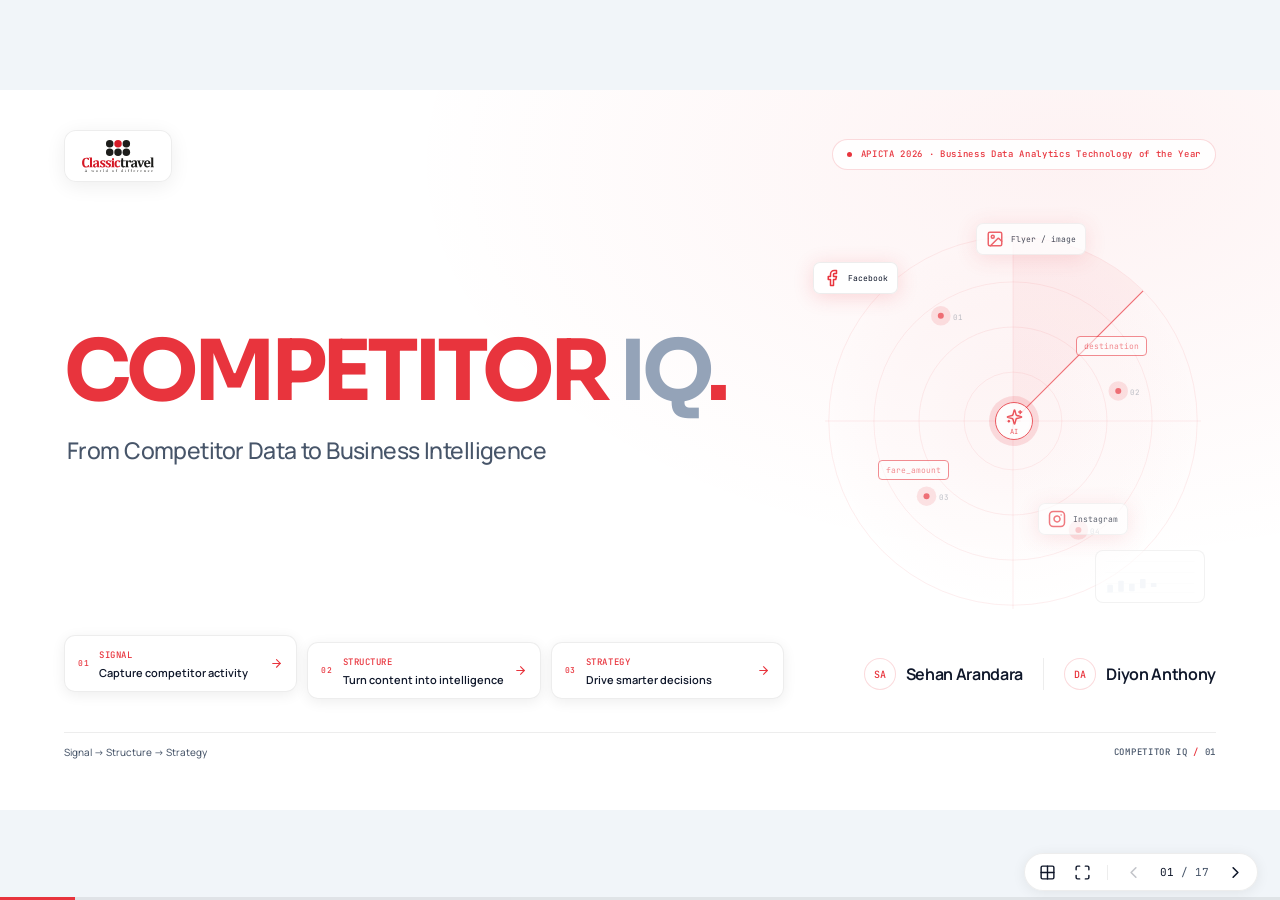
<file: index.html>
<!doctype html><html lang="en"><head><meta charset="UTF-8"/><meta name="viewport" content="width=device-width, initial-scale=1.0"/><meta name="theme-color" content="#ffffff"/><meta name="description" content="Competitor IQ — APICTA 2026 competitive intelligence presentation"/><title>Competitor IQ · APICTA 2026</title><link rel="preload" href="./assets/fonts/Sora-Variable.ttf" as="font" type="font/ttf" crossorigin/><link rel="preload" href="./assets/fonts/Manrope-Variable.ttf" as="font" type="font/ttf" crossorigin/><link rel="preload" href="./assets/fonts/JetBrainsMono-Variable.ttf" as="font" type="font/ttf" crossorigin/>  <script type="module" crossorigin src="./assets/index-CFgnmwSf.js"></script>
  <link rel="stylesheet" crossorigin href="./assets/index-D6iVl6EQ.css">
</head><body><div id="root"></div></body></html>
</file>
<file: assets/index-D6iVl6EQ.css>
@font-face{font-family:Sora;src:url(../assets/fonts/Sora-Variable.ttf) format("truetype");font-style:normal;font-weight:100 800;font-display:swap}@font-face{font-family:Manrope;src:url(../assets/fonts/Manrope-Variable.ttf) format("truetype");font-style:normal;font-weight:200 800;font-display:swap}@font-face{font-family:JetBrains Mono;src:url(../assets/fonts/JetBrainsMono-Variable.ttf) format("truetype");font-style:normal;font-weight:100 800;font-display:swap}/*! tailwindcss v4.0.14 | MIT License | https://tailwindcss.com */@layer theme{:root,:host{--font-sans:ui-sans-serif,system-ui,sans-serif,"Apple Color Emoji","Segoe UI Emoji","Segoe UI Symbol","Noto Color Emoji";--font-mono:ui-monospace,SFMono-Regular,Menlo,Monaco,Consolas,"Liberation Mono","Courier New",monospace;--default-transition-duration:.15s;--default-transition-timing-function:cubic-bezier(.4,0,.2,1);--default-font-family:var(--font-sans);--default-font-feature-settings:var(--font-sans--font-feature-settings);--default-font-variation-settings:var(--font-sans--font-variation-settings);--default-mono-font-family:var(--font-mono);--default-mono-font-feature-settings:var(--font-mono--font-feature-settings);--default-mono-font-variation-settings:var(--font-mono--font-variation-settings)}}@layer base{*,:after,:before,::backdrop{box-sizing:border-box;border:0 solid;margin:0;padding:0}::file-selector-button{box-sizing:border-box;border:0 solid;margin:0;padding:0}html,:host{-webkit-text-size-adjust:100%;-moz-tab-size:4;tab-size:4;line-height:1.5;font-family:var(--default-font-family,ui-sans-serif,system-ui,sans-serif,"Apple Color Emoji","Segoe UI Emoji","Segoe UI Symbol","Noto Color Emoji");font-feature-settings:var(--default-font-feature-settings,normal);font-variation-settings:var(--default-font-variation-settings,normal);-webkit-tap-highlight-color:transparent}body{line-height:inherit}hr{height:0;color:inherit;border-top-width:1px}abbr:where([title]){-webkit-text-decoration:underline dotted;text-decoration:underline dotted}h1,h2,h3,h4,h5,h6{font-size:inherit;font-weight:inherit}a{color:inherit;-webkit-text-decoration:inherit;text-decoration:inherit}b,strong{font-weight:bolder}code,kbd,samp,pre{font-family:var(--default-mono-font-family,ui-monospace,SFMono-Regular,Menlo,Monaco,Consolas,"Liberation Mono","Courier New",monospace);font-feature-settings:var(--default-mono-font-feature-settings,normal);font-variation-settings:var(--default-mono-font-variation-settings,normal);font-size:1em}small{font-size:80%}sub,sup{vertical-align:baseline;font-size:75%;line-height:0;position:relative}sub{bottom:-.25em}sup{top:-.5em}table{text-indent:0;border-color:inherit;border-collapse:collapse}:-moz-focusring{outline:auto}progress{vertical-align:baseline}summary{display:list-item}ol,ul,menu{list-style:none}img,svg,video,canvas,audio,iframe,embed,object{vertical-align:middle;display:block}img,video{max-width:100%;height:auto}button,input,select,optgroup,textarea{font:inherit;font-feature-settings:inherit;font-variation-settings:inherit;letter-spacing:inherit;color:inherit;opacity:1;background-color:#0000;border-radius:0}::file-selector-button{font:inherit;font-feature-settings:inherit;font-variation-settings:inherit;letter-spacing:inherit;color:inherit;opacity:1;background-color:#0000;border-radius:0}:where(select:is([multiple],[size])) optgroup{font-weight:bolder}:where(select:is([multiple],[size])) optgroup option{padding-inline-start:20px}::file-selector-button{margin-inline-end:4px}::placeholder{opacity:1;color:color-mix(in oklab,currentColor 50%,transparent)}textarea{resize:vertical}::-webkit-search-decoration{-webkit-appearance:none}::-webkit-date-and-time-value{min-height:1lh;text-align:inherit}::-webkit-datetime-edit{display:inline-flex}::-webkit-datetime-edit-fields-wrapper{padding:0}::-webkit-datetime-edit{padding-block:0}::-webkit-datetime-edit-year-field{padding-block:0}::-webkit-datetime-edit-month-field{padding-block:0}::-webkit-datetime-edit-day-field{padding-block:0}::-webkit-datetime-edit-hour-field{padding-block:0}::-webkit-datetime-edit-minute-field{padding-block:0}::-webkit-datetime-edit-second-field{padding-block:0}::-webkit-datetime-edit-millisecond-field{padding-block:0}::-webkit-datetime-edit-meridiem-field{padding-block:0}:-moz-ui-invalid{box-shadow:none}button,input:where([type=button],[type=reset],[type=submit]){-webkit-appearance:button;-moz-appearance:button;appearance:button}::file-selector-button{-webkit-appearance:button;-moz-appearance:button;appearance:button}::-webkit-inner-spin-button{height:auto}::-webkit-outer-spin-button{height:auto}[hidden]:where(:not([hidden=until-found])){display:none!important}}@layer components;@layer utilities{.sr-only{clip:rect(0,0,0,0);white-space:nowrap;border-width:0;width:1px;height:1px;margin:-1px;padding:0;position:absolute;overflow:hidden}.transform{transform:var(--tw-rotate-x)var(--tw-rotate-y)var(--tw-rotate-z)var(--tw-skew-x)var(--tw-skew-y)}.resize{resize:both}.filter{filter:var(--tw-blur,)var(--tw-brightness,)var(--tw-contrast,)var(--tw-grayscale,)var(--tw-hue-rotate,)var(--tw-invert,)var(--tw-saturate,)var(--tw-sepia,)var(--tw-drop-shadow,)}.transition{transition-property:color,background-color,border-color,outline-color,text-decoration-color,fill,stroke,--tw-gradient-from,--tw-gradient-via,--tw-gradient-to,opacity,box-shadow,transform,translate,scale,rotate,filter,-webkit-backdrop-filter,backdrop-filter;transition-timing-function:var(--tw-ease,var(--default-transition-timing-function));transition-duration:var(--tw-duration,var(--default-transition-duration))}}:root{--ciq-bg:#fff;--ciq-surface:#f8fafc;--ciq-surface-alt:#f1f5f9;--ciq-accent:#e8343d;--ciq-accent-deep:#c01c24;--ciq-accent-glow:#e8343d2e;--ciq-text:#0f172a;--ciq-text-secondary:#475569;--ciq-text-strong-secondary:#334155;--ciq-muted:#94a3b8;--ciq-divider:#00000012;--ciq-glass:#ffffffe0;--ciq-glass-strong:#fffffff7;--ciq-font-heading:"Sora","Arial",sans-serif;--ciq-font-body:"Manrope","Segoe UI",sans-serif;--ciq-font-mono:"JetBrains Mono","Consolas",monospace;--display:var(--ciq-font-heading);--body:var(--ciq-font-body);--mono:var(--ciq-font-mono);--ciq-weight-body:450;--ciq-weight-medium:550;--ciq-weight-semibold:600;--ciq-weight-heading:650;--ciq-weight-cover:750;--ciq-weight-stat:700;--ciq-leading-heading:1.12;--ciq-leading-body:1.5;--ciq-leading-code:1.5;--ciq-tracking-heading:-.045em;--ciq-tracking-body:0;--ciq-tracking-label:.075em;--ciq-size-title:clamp(36px,3cqi,39px);--ciq-size-subtitle:clamp(15px,1.25cqi,16px);--ciq-size-cover:clamp(57px,4.7cqi,61px);--ciq-size-cover-iq:clamp(88px,7.35cqi,95px);--ciq-size-stat:clamp(30px,2.58cqi,33px)}*{box-sizing:border-box}html,body,#root{width:100%;height:100%;margin:0;overflow:hidden}body{font-family:var(--body);color:var(--ciq-text);background:var(--ciq-surface-alt)}button,a{-webkit-tap-highlight-color:transparent}button{font:inherit;cursor:pointer}button:disabled{cursor:default}a{color:inherit}button:focus-visible,a:focus-visible{outline:3px solid var(--ciq-accent);outline-offset:4px}button{color:var(--ciq-text)}h1,h2,h3,p{margin:0}h1,h2,h3{font-family:var(--display)}.mono{font-family:var(--mono);letter-spacing:.1em;font-size:11px}.accent{color:var(--ciq-accent)}.muted{color:var(--ciq-text-secondary)}.sr-only{clip:rect(0,0,0,0);width:1px;height:1px;position:absolute;overflow:hidden}@property --tw-rotate-x{syntax:"*";inherits:false;initial-value:rotateX(0)}@property --tw-rotate-y{syntax:"*";inherits:false;initial-value:rotateY(0)}@property --tw-rotate-z{syntax:"*";inherits:false;initial-value:rotateZ(0)}@property --tw-skew-x{syntax:"*";inherits:false;initial-value:skewX(0)}@property --tw-skew-y{syntax:"*";inherits:false;initial-value:skewY(0)}@property --tw-blur{syntax:"*";inherits:false}@property --tw-brightness{syntax:"*";inherits:false}@property --tw-contrast{syntax:"*";inherits:false}@property --tw-grayscale{syntax:"*";inherits:false}@property --tw-hue-rotate{syntax:"*";inherits:false}@property --tw-invert{syntax:"*";inherits:false}@property --tw-opacity{syntax:"*";inherits:false}@property --tw-saturate{syntax:"*";inherits:false}@property --tw-sepia{syntax:"*";inherits:false}@property --tw-drop-shadow{syntax:"*";inherits:false}.stage{position:fixed;top:0;right:0;bottom:0;left:0;overflow:hidden}.deck{position:absolute;left:50%;top:50%;width:1280px;height:720px;transform-origin:center}.slide{position:absolute;top:0;right:0;bottom:0;left:0;background:var(--ciq-bg);overflow:hidden}.slide:before{content:"";position:absolute;top:0;right:0;bottom:0;left:0;background:radial-gradient(ellipse at 84% 10%,var(--ciq-accent-glow),transparent 44%);opacity:.35;pointer-events:none}.slide:after{content:"";position:absolute;top:0;right:0;bottom:0;left:0;background-image:radial-gradient(var(--ciq-muted) .7px,transparent .7px);background-size:24px 24px;opacity:.12;pointer-events:none}.brand-header{position:absolute;top:28px;left:62px;right:62px;display:flex;align-items:center;justify-content:space-between;border-bottom:1px solid var(--ciq-divider);padding-bottom:19px;z-index:2}.brand{display:flex;align-items:center;gap:12px;font-family:var(--display);font-size:13px;letter-spacing:.12em;font-weight:700}.brand-symbol{display:inline-flex;align-items:center;justify-content:center;background:var(--ciq-accent);color:var(--ciq-bg);font-size:21px;letter-spacing:-2px;font-weight:700;width:32px;height:32px;border-radius:8px}.brand-symbol span{font-size:13px;letter-spacing:-1px}.brand-header>.mono{font-size:10px;color:var(--ciq-text-secondary)}.header-divider{margin:0 12px;color:var(--ciq-accent)}.slide-content{position:absolute;top:107px;left:64px;right:64px;bottom:76px;z-index:1}.eyebrow{color:var(--ciq-accent);text-transform:uppercase;display:flex;gap:9px;align-items:center;margin-bottom:17px;font-size:11px}.eyebrow>span{width:6px;height:6px;background:var(--ciq-accent);display:inline-block}.slide h2{font-size:41px;line-height:1.08;font-weight:700;letter-spacing:-1.5px;white-space:pre-line;max-width:1050px}.subtitle{font-size:16px;line-height:1.55;color:var(--ciq-text-secondary);margin-top:14px;max-width:1030px}.slide-visual{margin-top:27px}.slide-footer{position:absolute;bottom:51px;left:64px;right:64px;border-top:1px solid var(--ciq-divider);padding-top:12px;display:flex;align-items:center;justify-content:space-between;gap:24px;font-size:10px;line-height:1.4;color:var(--ciq-text-secondary);z-index:1}.slide-footer>span:first-child{max-width:850px}.slide-footer>.mono{font-size:9px;flex-shrink:0}.deck-nav{position:fixed;bottom:9px;right:22px;display:flex;align-items:center;gap:5px;border:1px solid var(--ciq-divider);border-radius:24px;padding:3px 7px;background:var(--ciq-glass-strong);z-index:5;box-shadow:0 2px 14px var(--ciq-divider)}.deck-nav button{border:0;background:transparent;border-radius:50%;width:30px;height:30px;display:grid;place-items:center}.deck-nav button:hover:enabled{background:var(--ciq-surface-alt);color:var(--ciq-accent)}.deck-nav button:disabled{opacity:.25}.deck-nav output{font:11px var(--mono);min-width:62px;text-align:center}.deck-nav output span{color:var(--ciq-text-secondary)}.nav-divider{height:15px;width:1px;background:var(--ciq-divider);margin:0 5px}.progress-rail{position:fixed;bottom:0;left:0;right:0;height:3px;background:var(--ciq-divider);z-index:5}.progress-rail span{display:block;height:100%;background:var(--ciq-accent);transition:width .4s ease}.panel{background:var(--ciq-glass);border:1px solid var(--ciq-divider);border-radius:16px;box-shadow:0 16px 50px var(--ciq-divider)}.tag{font-family:var(--mono);font-size:10px;letter-spacing:.1em;color:var(--ciq-accent);text-transform:uppercase}.slide-1 .slide-content{top:108px}.slide-1 .eyebrow{margin-bottom:0}.cover-layout{display:flex;align-items:center;height:455px;position:relative}.cover-copy{width:57%;z-index:1}.cover-copy>.tag{margin-bottom:22px}.cover-copy h1{font-size:77px;line-height:.99;letter-spacing:-4px;font-weight:700}.cover-copy h1>span:first-child{font-size:119px;color:var(--ciq-accent)}.title-dot{color:var(--ciq-accent);font-size:110px}.cover-sub{font-family:var(--display);font-size:25px;line-height:1.35;max-width:440px;margin-top:22px;letter-spacing:-.5px}.cover-category{font-size:12px;line-height:1.6;max-width:460px;margin-top:23px;color:var(--ciq-text-secondary)}.presenters{font-size:12px;margin-top:8px}.radar{position:absolute;right:-36px;top:-35px;width:555px;height:510px}.radar svg{width:510px;height:510px}.radar-ring{fill:none;stroke:var(--ciq-accent);stroke-opacity:.16;stroke-width:1}.radar-label{font:10px var(--mono);fill:var(--ciq-text-secondary)}.sweep{transform-origin:270px 270px;animation:radar-sweep 5s ease-in-out 1 both}.radar-caption{position:absolute;bottom:-7px;left:100px;color:var(--ciq-text-secondary);font-size:10px}.platform-layout{display:grid;grid-template-columns:.82fr 1.18fr;gap:65px;align-items:center}.slide-2 .subtitle{max-width:1030px}.verb-stack{display:flex;flex-direction:column}.verb{display:flex;align-items:center;gap:20px;border-bottom:1px solid var(--ciq-divider);padding:17px 0}.verb>.mono{color:var(--ciq-accent);font-size:12px}.verb h3{font-size:27px;letter-spacing:-.6px}.verb p{font-size:12px;margin-top:4px;color:var(--ciq-text-secondary)}.verb>svg{margin-left:auto;color:var(--ciq-muted);width:19px}.dashboard{height:300px;overflow:hidden;transform:perspective(1600px) rotateY(-3deg)}.dashboard-head{height:48px;display:flex;align-items:center;justify-content:space-between;padding:0 20px;border-bottom:1px solid var(--ciq-divider);font-size:11px}.dashboard-head>div{display:flex;gap:10px;align-items:center}.brand-mini{background:var(--ciq-accent);color:var(--ciq-bg);font-size:10px;padding:4px;border-radius:4px}.dashboard-head .tag{font-size:8px}.dashboard-body{display:flex;height:219px}.dashboard-side{width:45px;display:flex;flex-direction:column;align-items:center;gap:25px;padding-top:20px;border-right:1px solid var(--ciq-divider);color:var(--ciq-text-secondary)}.dashboard-side svg{width:15px}.dashboard-main{padding:18px;width:calc(100% - 45px)}.mock-filter{display:flex;justify-content:space-between;font-size:10px}.mock-filter>span{font-size:9px;color:var(--ciq-text-secondary)}.dashboard-main .mini-chart{height:115px;margin-top:10px}.mini-chart{display:block;width:100%;height:155px;overflow:visible}.chart-grid{fill:none;stroke:var(--ciq-divider);stroke-width:1}.mock-table{font-size:9px;margin-top:8px}.mock-table>div{display:flex;align-items:center;gap:8px;padding:4px;border-top:1px solid var(--ciq-divider)}.signal-dot{background:var(--ciq-accent);height:4px;width:4px;border-radius:50%}.table-line{height:4px;background:var(--ciq-surface-alt);margin-left:auto}.dashboard-foot{border-top:1px solid var(--ciq-divider);display:flex;align-items:center;gap:8px;font-size:9px;padding:9px 20px;color:var(--ciq-text-secondary)}figure{margin:0;height:100%;padding:12px}figure img{width:100%;height:90%;object-fit:contain}figcaption{font-size:11px;color:var(--ciq-text-secondary)}.problem-layout{display:grid;grid-template-columns:1.6fr 1fr;gap:40px;height:310px}.scatter{position:relative;height:310px}.source-tile{position:absolute;left:10px;display:flex;align-items:center;gap:12px;background:var(--ciq-glass-strong);border:1px solid var(--ciq-divider);border-radius:9px;padding:14px 18px;width:240px;font-size:13px;box-shadow:0 5px 18px var(--ciq-divider);animation:converge .6s cubic-bezier(.22,1,.36,1) both;z-index:1}.source-tile svg{width:20px;color:var(--ciq-accent)}.tile-0{top:0;transform:rotate(-4deg)}.tile-1{top:77px;left:30px;animation-delay:.08s}.tile-2{top:153px;left:0;animation-delay:.16s}.tile-3{top:230px;left:25px;animation-delay:.24s}.funnel-lines{position:absolute;top:0;right:0;bottom:0;left:0;width:100%;height:100%;fill:none;stroke:var(--ciq-accent);stroke-width:1;stroke-opacity:.35;stroke-dasharray:4 5}.manual-core{position:absolute;right:0;top:85px;height:153px;width:144px;border:1px solid var(--ciq-accent);background:var(--ciq-bg);display:flex;flex-direction:column;align-items:center;justify-content:center;gap:8px;border-radius:50%;box-shadow:0 0 0 15px var(--ciq-accent-glow)}.manual-core>svg{color:var(--ciq-accent);width:27px}.manual-core b{text-align:center;font-size:16px;line-height:1.15}.manual-core .mono{font-size:8px;color:var(--ciq-accent)}.problem-verdict{border-left:1px solid var(--ciq-divider);padding-left:40px;display:flex;flex-direction:column;justify-content:center}.oversize-mark{font-family:var(--display);font-size:95px;line-height:.95;color:var(--ciq-accent)}.problem-verdict h3{font-size:24px;line-height:1.3;letter-spacing:-.5px;margin:15px 0}.problem-verdict p{font-size:13px;color:var(--ciq-text-secondary);line-height:1.5}.pipeline-wrap{padding-top:10px}.pipeline{display:grid;grid-template-columns:repeat(5,1fr);gap:20px;position:relative}.pipeline-track{position:absolute;top:85px;left:100px;right:100px;height:1px;background:var(--ciq-divider)}.trace-pulse{display:block;position:absolute;top:-1px;width:70px;height:3px;background:var(--ciq-accent);box-shadow:0 0 12px var(--ciq-accent-glow);animation:trace 1.6s ease-in-out .3s both}.pipeline-step{position:relative;text-align:center}.step-number{font-size:10px;color:var(--ciq-text-secondary);margin-bottom:16px}.pipeline-icon{height:90px;width:90px;border:1px solid var(--ciq-divider);background:var(--ciq-bg);color:var(--ciq-accent);border-radius:23px;display:grid;place-items:center;margin:0 auto 24px;box-shadow:0 9px 30px var(--ciq-divider)}.pipeline-step h3{font-size:20px;line-height:1.2;max-width:180px;margin:auto}.pipeline-step p{font-size:11px;color:var(--ciq-text-secondary);margin-top:10px}.pipeline-bottom{display:flex;align-items:center;gap:22px;margin-top:45px;padding-top:20px;border-top:1px solid var(--ciq-divider);font-size:13px}.pipeline-bottom .mono{color:var(--ciq-accent);font-size:10px}.pipeline-bottom>span:last-child{margin-left:auto;color:var(--ciq-text-secondary);font-size:12px}.extraction-layout{display:grid;grid-template-columns:330px 170px 1fr;gap:45px;position:relative;padding-bottom:30px}.visual-label{font-size:10px;color:var(--ciq-text-secondary);margin-bottom:10px}.flyer{height:273px;border-radius:6px;border:1px solid var(--ciq-divider);padding:19px 23px;background:var(--ciq-surface);font-size:10px;position:relative;box-shadow:0 8px 25px var(--ciq-divider)}.flyer>.tag{font-size:8px}.flight-route{display:flex;gap:20px;align-items:center;font:11px var(--mono);margin-top:12px;color:var(--ciq-text-secondary)}.flight-route>span:nth-child(2){color:var(--ciq-accent);font-size:18px}.flyer-destination{font:700 33px/1 var(--display);letter-spacing:-1px;margin-top:7px;width:max-content;position:relative;z-index:1}.flyer-horizon{position:absolute;left:20px;right:20px;top:114px;height:63px;opacity:.25}.flyer-horizon svg{width:100%;height:100%;fill:none;stroke:var(--ciq-accent);stroke-width:2}.flyer-fare{margin-top:24px;font-size:13px;font-weight:700;padding:5px 0;position:relative;z-index:1}.flyer-caption{border-top:1px solid var(--ciq-divider);margin-top:12px;padding-top:8px;font-size:8px;color:var(--ciq-text-secondary)}.highlight{background:var(--ciq-accent-glow);outline:1px solid var(--ciq-accent);outline-offset:3px;border-radius:2px}.extract-middle{display:flex;flex-direction:column;justify-content:center;align-items:center;gap:9px;font-size:12px;color:var(--ciq-text-secondary)}.extract-middle>svg:first-child{color:var(--ciq-accent);margin-bottom:7px}.extract-middle>svg:not(:first-child){width:16px;transform:rotate(90deg);color:var(--ciq-muted)}.field-panel{min-width:0}.field{display:flex;align-items:center;justify-content:space-between;gap:15px;width:100%;background:var(--ciq-surface);border:1px solid transparent;border-bottom:1px solid var(--ciq-divider);padding:9px 12px;text-align:left;font-size:11px;transition:background .2s,border .2s}.field b{font-weight:500;color:var(--ciq-text-secondary);font-size:10px;text-align:right}.field.selected{background:var(--ciq-accent-glow);border:1px solid var(--ciq-accent);border-radius:5px}.taxonomy{position:absolute;bottom:0;left:0;right:0;text-align:center;color:var(--ciq-text-secondary);font-size:9px;letter-spacing:.13em}.taxonomy>span{margin:0 20px;color:var(--ciq-accent)}.real-flyer{object-fit:contain;width:100%}.analytics-layout{display:grid;grid-template-columns:1.05fr 1fr;gap:65px}.analytics-chart{padding:19px 24px;position:relative;height:320px;overflow:hidden}.chart-title{display:flex;align-items:center;justify-content:space-between}.chart-title .mono{font-size:8px;color:var(--ciq-text-secondary)}.chart-title h3{font-size:14px;margin-top:5px}.chart-title>svg{color:var(--ciq-accent);width:21px}.analytics-chart>.mini-chart{height:132px;margin-top:10px}.chart-categories{display:flex;justify-content:space-between;font:8px var(--mono);color:var(--ciq-text-secondary)}.small-bars{width:100%;height:70px;overflow:hidden;margin-top:8px}.small-bars .mini-chart{height:70px}.illustrative{font-size:8px;color:var(--ciq-accent);margin-top:10px}.analytics-explain{display:flex;flex-direction:column;gap:17px}.analytics-explain>div:not(:last-child){position:relative;padding-left:37px}.analytics-explain .mono{position:absolute;left:0;top:5px;color:var(--ciq-accent);font-size:10px}.analytics-explain h3{font-size:21px}.analytics-explain p{font-size:12px;color:var(--ciq-text-secondary);line-height:1.5;margin-top:5px;max-width:430px}.metric-definition{font:10px/1.6 var(--mono);color:var(--ciq-text-secondary);border-top:1px solid var(--ciq-divider);padding-top:12px}.architecture{position:relative;padding-top:5px}.architecture-label{font-size:9px;margin-bottom:28px;color:var(--ciq-text-secondary)}.arch-main{display:flex;align-items:center;gap:16px;height:117px}.arch-main>svg,.arch-services>svg{color:var(--ciq-accent);width:21px;flex-shrink:0}.arch-box{border:1px solid var(--ciq-divider);background:var(--ciq-glass-strong);border-radius:9px;padding:20px 16px;display:flex;flex-direction:column;gap:7px;min-width:215px;position:relative;box-shadow:0 6px 18px var(--ciq-divider)}.arch-box svg{color:var(--ciq-accent);width:23px;height:23px;margin-bottom:4px}.arch-box b{font-size:14px}.arch-box>span{font-size:10px;color:var(--ciq-text-secondary)}.trust-boundary{border:1px dashed var(--ciq-accent);border-radius:12px;padding:12px;position:relative;margin-left:8px}.trust-boundary>.mono{position:absolute;top:-17px;left:10px;font-size:8px;color:var(--ciq-accent);white-space:nowrap}.arch-services{display:flex;gap:13px;align-items:center}.arch-services .arch-box{min-width:203px}.arch-services .arch-box:last-child{min-width:140px}.arch-secondary{display:grid;grid-template-columns:1fr 1fr;gap:50px;margin-top:33px;border-top:1px solid var(--ciq-divider);padding-top:15px}.arch-secondary>div>.mono{font-size:8px;color:var(--ciq-text-secondary)}.arch-lane{display:flex;align-items:center;gap:14px;margin-top:11px;font-size:11px}.arch-lane>svg{width:19px;color:var(--ciq-accent)}.arch-planned{display:flex;align-items:center;gap:18px;border-top:1px solid var(--ciq-divider);padding-top:16px;margin-top:20px;font-size:11px}.arch-planned .tag{font-size:8px}.arch-planned .muted{font-size:9px;margin-left:auto}.security-layout{display:grid;grid-template-columns:430px 1fr;gap:70px;position:relative;padding-bottom:47px}.security-rings{height:275px;position:relative}.ring{position:absolute;left:50%;top:50%;transform:translate(-50%,-50%);border:1px solid var(--ciq-divider);border-radius:50%;animation:ring-reveal .6s ease both}.ring-1{width:265px;height:265px;border-color:var(--ciq-accent);opacity:.6}.ring-2{width:200px;height:200px;animation-delay:.1s}.ring-3{width:136px;height:136px;background:var(--ciq-accent-glow);animation-delay:.2s}.shield-core{position:absolute;top:0;right:0;bottom:0;left:0;display:flex;align-items:center;justify-content:center;flex-direction:column;gap:8px}.shield-core svg{color:var(--ciq-accent);height:44px}.shield-core span{font:700 17px/1.2 var(--display);text-align:center}.ring-label{position:absolute;background:var(--ciq-bg);padding:5px 10px;font:8px var(--mono);letter-spacing:.13em;color:var(--ciq-text-secondary)}.label-top{top:0;left:165px}.label-right{top:126px;right:0}.label-bottom{bottom:0;left:154px}.security-controls{display:flex;flex-direction:column;gap:13px}.security-controls>div{display:flex;gap:15px;align-items:flex-start}.security-controls svg{width:20px;flex-shrink:0;color:var(--ciq-accent);margin-top:2px}.security-controls h3{font-size:17px}.security-controls p{font-size:11px;line-height:1.5;color:var(--ciq-text-secondary);margin-top:4px}.security-caveat{position:absolute;bottom:0;left:0;right:0;border-top:1px solid var(--ciq-divider);padding-top:13px;font-size:11px;color:var(--ciq-text-secondary)}.security-caveat b{color:var(--ciq-accent);margin-right:7px}.value-layout{display:grid;grid-template-columns:repeat(4,1fr);gap:30px;padding-top:10px}.value-index{font:48px var(--display);letter-spacing:-3px;color:var(--ciq-muted);opacity:.5}.value-step:last-of-type .value-index{color:var(--ciq-accent);opacity:1}.value-line{height:27px;display:flex;align-items:center;justify-content:space-between;margin:10px 0 18px;position:relative}.value-line:before{content:"";position:absolute;left:0;right:-30px;top:13px;height:1px;background:var(--ciq-divider)}.value-line>span{width:9px;height:9px;border:2px solid var(--ciq-accent);border-radius:50%;background:var(--ciq-bg);z-index:1}.value-line svg{background:var(--ciq-bg);z-index:1;color:var(--ciq-accent);width:20px}.value-step h3{font-size:23px;line-height:1.2;letter-spacing:-.5px}.value-step h3 em{font-style:normal;color:var(--ciq-accent)}.value-step p{font-size:11px;line-height:1.5;color:var(--ciq-text-secondary);margin-top:12px}.value-example{grid-column:1/-1;border-top:1px solid var(--ciq-divider);padding-top:20px;margin-top:16px;display:flex;align-items:center;gap:25px}.value-example .mono{font-size:9px;color:var(--ciq-accent);max-width:90px}.value-example p{font:18px var(--display);max-width:360px;line-height:1.3}.value-example>span:last-child{font-size:11px;color:var(--ciq-text-secondary);margin-left:auto;max-width:320px;line-height:1.5}.market-layout{display:grid;grid-template-columns:330px 1fr;gap:35px;position:relative;padding-bottom:44px}.market-copy{padding-top:25px}.market-copy h3{font-size:40px;letter-spacing:-1.5px;margin-top:14px}.market-copy>p{font-size:17px;line-height:1.5;margin-top:10px;color:var(--ciq-text-secondary)}.market-copy .market-evidence{font-size:10px;line-height:1.6;border-left:2px solid var(--ciq-accent);padding-left:13px;margin-top:24px;max-width:280px}.world-map svg{width:100%;height:280px;overflow:visible}.map-label{fill:var(--ciq-text-secondary);font:9px var(--mono);letter-spacing:.1em}.map-links path{stroke-dasharray:600;stroke-dashoffset:600;animation:map-reveal 1.2s ease .2s forwards}.market-sectors{position:absolute;left:0;right:0;bottom:0;display:flex;gap:12px;justify-content:space-between;border-top:1px solid var(--ciq-divider);padding-top:16px}.market-sectors span{font-size:11px;color:var(--ciq-text-secondary)}.confirmed-network{display:flex;flex-wrap:wrap;gap:8px;margin-top:12px}.confirmed-network>div{font-size:11px;display:flex;align-items:center;gap:7px}.confirmed-network span{font-size:9px}.confirmed-network img{max-width:65px;max-height:30px}.innovation-pillars{display:grid;grid-template-columns:repeat(3,1fr);gap:44px}.innovation-pillars>div{border-top:1px solid var(--ciq-divider);padding-top:22px}.pillar-top{display:flex;justify-content:space-between;align-items:center;margin-bottom:21px}.pillar-top svg{color:var(--ciq-accent)}.pillar-top .mono{color:var(--ciq-muted)}.innovation-pillars h3{font-size:25px;line-height:1.2;letter-spacing:-.5px;max-width:260px}.innovation-pillars p{font-size:12px;line-height:1.6;max-width:260px;color:var(--ciq-text-secondary);margin-top:13px}.roadmap{margin-top:33px;padding-top:19px;border-top:1px solid var(--ciq-divider);display:flex;align-items:center;gap:32px}.roadmap>.mono{color:var(--ciq-accent);font-size:9px;width:100px}.roadmap>div{display:flex;flex:1;gap:28px;justify-content:space-between}.roadmap>div>span{position:relative;flex:1}.roadmap b{font-size:13px;font-weight:500}.roadmap small{display:block;margin-top:5px;font:9px var(--mono);color:var(--ciq-text-secondary)}.roadmap svg{position:absolute;right:0;top:7px;width:15px;color:var(--ciq-accent)}.verified-award{font-size:11px;margin-top:10px}.slide-17 .slide-content{top:119px}.slide-17 h2{font-size:57px;line-height:1.1;max-width:1040px;letter-spacing:-2px;margin-top:35px}.slide-17 h2:after{content:"";display:inline-block;width:11px;height:11px;background:var(--ciq-accent);margin-left:12px}.slide-17 .slide-visual{margin-top:24px}.demo-action{display:flex;flex-direction:column;align-items:flex-start}.demo-action>p{font-size:22px;color:var(--ciq-text-secondary)}.launch{margin-top:28px;border:1px solid var(--ciq-accent);background:var(--ciq-accent);color:var(--ciq-bg);display:inline-flex;gap:28px;align-items:center;padding:16px 23px;font-size:14px;font-weight:600;text-decoration:none;border-radius:8px;box-shadow:0 8px 24px var(--ciq-accent-glow);transition:background .2s,transform .2s}.launch:hover:enabled,a.launch:hover{background:var(--ciq-accent-deep);transform:translateY(-2px)}.launch:disabled{background:var(--ciq-surface-alt);color:var(--ciq-text-secondary);border-color:var(--ciq-divider);box-shadow:none}.demo-unavailable{font-size:10px;color:var(--ciq-text-secondary);margin-top:12px}.demo-bottom{color:var(--ciq-accent);margin-top:25px;font-size:9px}.backup-link{font-size:11px;margin-top:10px;text-underline-offset:4px}.overlay{position:fixed;top:0;right:0;bottom:0;left:0;background:var(--ciq-glass-strong);-webkit-backdrop-filter:blur(12px);backdrop-filter:blur(12px);z-index:20;display:flex;align-items:center;justify-content:center;padding:25px;overflow:auto}.overlay-dialog{position:relative;width:min(1050px,100%);max-height:90vh;overflow:auto;background:var(--ciq-bg);border:1px solid var(--ciq-divider);box-shadow:0 20px 80px var(--ciq-divider);border-radius:18px;padding:40px}.close{position:absolute;right:15px;top:15px;background:var(--ciq-surface);border:0;border-radius:50%;width:32px;height:32px;display:grid;place-items:center}.close svg{width:16px}.overview-grid{display:grid;grid-template-columns:repeat(4,1fr);gap:14px;margin-top:25px}.overview-grid button{background:var(--ciq-surface);border:1px solid var(--ciq-divider);border-radius:10px;padding:18px;text-align:left;min-height:115px}.overview-grid button.active,.overview-grid button:hover{border-color:var(--ciq-accent)}.overview-grid .mono{color:var(--ciq-accent);display:block;margin-bottom:12px}.overview-grid b{font-size:13px;line-height:1.4;font-weight:500}.notes{max-width:800px}.notes h2{font-size:28px;margin:25px 0}.notes>p:not(.eyebrow){font-size:18px;line-height:1.8}.notes-source{font-size:12px;color:var(--ciq-text-secondary);margin-top:25px;border-top:1px solid var(--ciq-divider);padding-top:15px}.fullscreen-error{position:fixed;top:10px;left:50%;transform:translate(-50%);background:var(--ciq-bg);border:1px solid var(--ciq-accent);padding:12px;font-size:12px;z-index:30}.print-deck{display:none}@keyframes radar-sweep{0%{transform:rotate(-90deg)}to{transform:rotate(270deg)}}@keyframes converge{0%{opacity:0;translate:-25px 0}to{opacity:1;translate:0 0}}@keyframes trace{0%{left:0;opacity:0}15%{opacity:1}90%{opacity:1}to{left:calc(100% - 70px);opacity:0}}@keyframes ring-reveal{0%{opacity:0;scale:.9}to{opacity:1;scale:1}}@keyframes map-reveal{to{stroke-dashoffset:0}}@media(max-width:650px){.overview-grid{grid-template-columns:repeat(2,1fr)}.overlay-dialog{padding:35px 20px}.notes>p:not(.eyebrow){font-size:15px}.deck-nav{right:10px;bottom:8px}}@media(prefers-reduced-motion:reduce){*,*:before,*:after{animation:none!important;transition:none!important;scroll-behavior:auto!important}.map-links path{stroke-dashoffset:0}.trace-pulse{display:none}.sweep{transform:rotate(30deg)}}@media print{@page{size:1280px 720px;margin:0}html,body,#root{width:1280px;height:auto;overflow:visible;background:var(--ciq-bg)}.interactive-deck,.overlay,.sr-only{display:none!important}.print-deck{display:block}.print-deck .slide{position:relative;inset:auto;width:1280px;height:720px;break-after:page;page-break-after:always;print-color-adjust:exact;-webkit-print-color-adjust:exact;opacity:1!important;transform:none!important}.print-deck .slide:last-child{break-after:auto}*{animation:none!important;transition:none!important}.map-links path{stroke-dashoffset:0}.source-tile{opacity:1!important}.trace-pulse{display:none}}.pipeline-step{animation:stage-reveal .5s cubic-bezier(.22,1,.36,1) both}.pipeline-step:nth-child(3){animation-delay:.1s}.pipeline-step:nth-child(4){animation-delay:.2s}.pipeline-step:nth-child(5){animation-delay:.3s}.pipeline-step:nth-child(6){animation-delay:.4s}.field{animation:field-reveal .45s cubic-bezier(.22,1,.36,1) both}.field:nth-child(2){animation-delay:.1s}.field:nth-child(3){animation-delay:.2s}.field:nth-child(4){animation-delay:.3s}.field:nth-child(5){animation-delay:.4s}.field:nth-child(6){animation-delay:.5s}.field:nth-child(7){animation-delay:.6s}.field:nth-child(8){animation-delay:.7s}.arch-main>.arch-box{animation:stage-reveal .5s ease both}.arch-main>.arch-box:nth-of-type(2){animation-delay:.1s}.arch-main>svg{animation:connection-reveal .5s ease .15s both}.trust-boundary{animation:stage-reveal .5s ease .2s both}.arch-services>svg{animation:connection-reveal .5s ease .3s both}.arch-secondary{animation:stage-reveal .5s ease .4s both}.arch-planned{animation:stage-reveal .5s ease .5s both}.flight-route{animation:stage-reveal .5s ease both}@keyframes stage-reveal{0%{opacity:0;translate:0 8px}to{opacity:1;translate:0 0}}@keyframes field-reveal{0%{opacity:0;translate:-18px 0}to{opacity:1;translate:0 0}}@keyframes connection-reveal{0%{opacity:0;clip-path:inset(0 100% 0 0)}to{opacity:1;clip-path:inset(0 0 0 0)}}@media(prefers-reduced-motion:reduce){.pipeline-step,.field,.arch-main>.arch-box,.arch-main>svg,.trust-boundary,.arch-services>svg,.arch-secondary,.arch-planned,.flight-route{animation:none!important}}@media print{.pipeline-step,.field,.arch-main>.arch-box,.arch-main>svg,.trust-boundary,.arch-services>svg,.arch-secondary,.arch-planned,.flight-route{animation:none!important;opacity:1!important;translate:none!important}}.cover-copy h1>span:not(.title-dot){font-size:119px;color:var(--ciq-accent)}.security-rings .ring{box-shadow:none}.value-step:nth-child(4) .value-index{color:var(--ciq-accent);opacity:1}.measured-metrics{display:flex;justify-content:space-around;gap:20px;bottom:-5px}.measured-metrics>div{display:flex;flex-direction:column;gap:3px;max-width:30%;font-family:var(--body);letter-spacing:0}.measured-metrics b{font-size:14px;color:var(--ciq-accent)}.measured-metrics>div>span{font-size:9px}.measured-metrics small{font-size:8px}.extraction-layout:has(.measured-metrics){padding-bottom:52px}.cover-evolved .cover-layout{height:345px}.cover-evolved .cover-copy{width:57%}.cover-brand{height:37px;display:flex;align-items:center;margin-bottom:12px}.classic-name{font:600 15px var(--display);display:flex;align-items:center;gap:13px}.classic-name small{font:9px var(--mono);color:var(--ciq-text-secondary);font-weight:400}.classic-logo{height:35px;max-width:170px;object-fit:contain}.cover-evolved h1{font-size:62px;letter-spacing:-3px}.cover-evolved .cover-copy h1>span:not(.title-dot){font-size:91px}.cover-evolved .title-dot{font-size:90px}.cover-evolved .cover-sub{font-size:22px;max-width:420px;margin-top:12px}.cover-evolved .cover-category{font-size:10px;margin-top:11px;max-width:460px}.cover-evolved .presenters{font-size:13px;margin-top:13px;font-weight:600;letter-spacing:.01em}.radar-intelligence{position:absolute;right:0;top:-38px;width:510px;height:385px}.radar-intelligence .radar{position:absolute;width:420px;height:420px;top:-20px;right:35px}.radar-intelligence .radar svg{width:420px;height:420px}.radar-intelligence .radar-caption{display:none}.radar-intelligence .sweep{animation:radar-sweep 14s linear infinite}.radar-social{position:absolute;display:flex;align-items:center;gap:7px;background:var(--ciq-glass-strong);border:1px solid var(--ciq-divider);border-radius:7px;padding:9px 12px;font:10px var(--mono);box-shadow:0 6px 20px var(--ciq-divider);animation:signal-pulse .6s ease .3s 2}.radar-social svg{color:var(--ciq-accent)}.radar-social.facebook{top:45px;left:58px}.radar-social.instagram{top:114px;right:0;animation-delay:.6s}.radar-social.flyer-node{top:277px;left:20px;animation-delay:.9s}.radar-chip{position:absolute;border:1px solid var(--ciq-accent);background:var(--ciq-bg);border-radius:4px;font:9px var(--mono);padding:5px 8px;color:var(--ciq-accent);animation:chip-travel 1.3s cubic-bezier(.22,1,.36,1) .3s both}.chip-a{top:137px;left:130px;--chip-x:60px;--chip-y:35px}.chip-b{top:224px;left:299px;--chip-x:-45px;--chip-y:-35px;animation-delay:.5s}.radar-ai{position:absolute;left:235px;top:158px;width:57px;height:57px;background:var(--ciq-bg);border:1px solid var(--ciq-accent);border-radius:50%;display:flex;align-items:center;justify-content:center;flex-direction:column;color:var(--ciq-accent);font:8px var(--mono);box-shadow:0 0 0 9px var(--ciq-accent-glow)}.radar-chart{position:absolute;right:2px;bottom:15px;width:170px;height:80px;background:var(--ciq-glass);border:1px solid var(--ciq-divider);border-radius:8px;padding:5px}.radar-chart .mini-chart{width:100%;height:67px}.signal-tiles{display:grid;grid-template-columns:repeat(3,1fr);gap:18px;margin-top:27px}.signal-tiles>div{display:flex;align-items:center;gap:15px;background:var(--ciq-glass);border:1px solid var(--ciq-divider);border-radius:10px;padding:16px 19px}.signal-tiles .mono{color:var(--ciq-accent);font-size:10px}.signal-tiles b{font:600 13px var(--display);letter-spacing:.09em}.signal-tiles p{font-size:11px;margin-top:4px;color:var(--ciq-text-secondary)}.signal-tiles svg{margin-left:auto;color:var(--ciq-accent)}.platform-evolved{display:grid;grid-template-columns:1fr 1.1fr;gap:55px;align-items:start}.platform-evolved .verb{padding:12px 0;gap:16px}.platform-evolved .verb h3{font-size:21px}.platform-evolved .verb p{font-size:12px;line-height:1.45;max-width:350px}.platform-evolved .verb>svg{flex-shrink:0}.capability-chips{display:flex;gap:10px;margin-top:17px}.capability-chips>span{display:flex;gap:6px;align-items:center;border:1px solid var(--ciq-divider);border-radius:20px;font-size:10px;padding:7px 10px;color:var(--ciq-text-strong-secondary)}.capability-chips svg{color:var(--ciq-accent)}.product-frame .dashboard{height:273px;transform:none}.product-frame .dashboard-head{height:42px;padding:0 15px}.product-frame .dashboard-head .tag{font-size:8px}.browser-dots{color:var(--ciq-muted);letter-spacing:3px}.concept-body{padding:17px 20px}.concept-body>.mini-chart{height:128px;margin-top:8px}.concept-body .mock-table{font-size:10px}.concept-body .mock-table>div{padding:7px 2px}.analytical-callouts{display:flex;justify-content:center;gap:11px;margin-top:12px}.analytical-callouts>div{display:flex;align-items:center;gap:6px;font-size:10px;color:var(--ciq-text-secondary)}.analytical-callouts svg{color:var(--ciq-accent)}.product-frame figure{height:calc(100% - 42px)}.problem-evolved{height:310px}.problem-flow{position:relative;display:flex;align-items:center;gap:28px;height:200px}.problem-sources{width:442px;flex-shrink:0;display:flex;flex-direction:column;gap:13px}.problem-source{display:flex;gap:14px;align-items:flex-start}.problem-source>svg{color:var(--ciq-accent);width:20px;flex-shrink:0;margin-top:3px}.problem-source h3{font-size:15px}.problem-source p{font-size:11px;line-height:1.45;color:var(--ciq-text-secondary);margin-top:3px;max-width:370px}.problem-paths{position:absolute;left:425px;top:0;width:245px;height:200px;fill:none;stroke:var(--ciq-accent);stroke-dasharray:4 5;stroke-opacity:.45;z-index:-1}.manual-sheet{margin-left:55px;width:238px;height:172px;border:1px solid var(--ciq-divider);background:var(--ciq-glass-strong);border-radius:13px;padding:18px;box-shadow:0 10px 30px var(--ciq-divider)}.manual-sheet>svg{width:25px;height:25px;color:var(--ciq-accent)}.manual-sheet h3{font-size:14px;margin-top:9px}.sheet-grid{display:grid;grid-template-columns:repeat(4,1fr);gap:4px;margin-top:14px}.sheet-grid>span{height:10px;background:var(--ciq-surface-alt);border-radius:2px}.sheet-grid>span:nth-child(4n+1){background:var(--ciq-accent-glow)}.problem-arrow{color:var(--ciq-accent);width:25px;flex-shrink:0}.late-decision{margin-left:5px;min-width:180px}.late-decision>svg{color:var(--ciq-accent)}.late-decision h3{font-size:20px;max-width:150px;margin-top:12px;line-height:1.25}.baseline-metrics{margin-top:22px;border-top:1px solid var(--ciq-divider);display:grid;grid-template-columns:repeat(3,1fr);position:relative;padding-top:17px;gap:25px}.baseline-metrics>div{display:flex;gap:16px;align-items:center;border-right:1px solid var(--ciq-divider)}.baseline-metrics>div:last-of-type{border-right:0}.baseline-metrics b{font:600 33px var(--display);letter-spacing:-1px;color:var(--ciq-accent);white-space:nowrap}.baseline-metrics span:not(.estimate-note){font-size:12px;max-width:90px;line-height:1.4}.estimate-note{position:absolute;bottom:-18px;right:0;font-size:8px;color:var(--ciq-text-secondary)}.transformation{padding:7px 0 20px}.transformation>div:not(.transformation-line){display:flex;align-items:center;gap:26px}.transformation .mono{width:75px;color:var(--ciq-text-secondary);font-size:10px}.transformation p{display:flex;align-items:center;gap:28px;font:19px var(--display);letter-spacing:-.3px}.transformation svg{width:19px;color:var(--ciq-muted)}.after-path p{color:var(--ciq-text)}.after-path svg{color:var(--ciq-accent)}.after-path>.mono{color:var(--ciq-accent)}.transformation-line{height:1px;background:var(--ciq-divider);margin:22px 0 22px 100px;position:relative}.transformation-line>span{position:absolute;left:0;top:0;height:2px;width:100%;background:var(--ciq-accent);transform-origin:left;animation:line-grow .6s cubic-bezier(.22,1,.36,1) .2s both}.outcome-tiles{display:grid;grid-template-columns:repeat(4,1fr);gap:30px;margin-top:15px}.outcome-tiles>div{border-top:1px solid var(--ciq-divider);padding-top:17px}.outcome-tiles .mono{color:var(--ciq-accent);font-size:10px}.outcome-tiles h3{font-size:20px;line-height:1.2;margin-top:11px;max-width:230px;letter-spacing:-.4px}.outcome-tiles p{font-size:12px;line-height:1.5;color:var(--ciq-text-secondary);margin-top:9px;max-width:235px}.opportunity-layout{display:grid;grid-template-columns:360px 1fr;gap:50px;position:relative;padding-bottom:47px;min-height:310px}.network-panel{padding-top:7px}.network-list{margin-top:18px;display:flex;flex-direction:column;gap:16px}.network-list>div{display:flex;align-items:center;gap:13px}.network-point{height:6px;width:6px;background:var(--ciq-accent);border-radius:50%;box-shadow:0 0 0 5px var(--ciq-accent-glow);flex-shrink:0}.network-list b{font:500 17px var(--display)}.network-list small{display:block;font-size:9px;color:var(--ciq-text-secondary);margin-top:3px}.network-list img{max-width:65px;max-height:25px}.network-attribution{font-size:10px;line-height:1.5;max-width:310px;margin-top:18px;color:var(--ciq-text-secondary)}.market-visual{position:relative}.market-visual>.tag{margin-left:17px}.market-visual .world-map svg{height:252px}.target-segments{position:absolute;left:0;right:0;bottom:0;border-top:1px solid var(--ciq-divider);padding-top:16px;display:flex;justify-content:space-between;gap:20px;font-size:11px;color:var(--ciq-text-secondary)}.six-stage{grid-template-columns:repeat(6,1fr);gap:18px}.six-stage .pipeline-icon{width:72px;height:72px;margin-bottom:18px;border-radius:18px}.six-stage .pipeline-track{top:65px;left:80px;right:80px}.six-stage h3{font-size:13px;line-height:1.3;letter-spacing:.01em;min-height:34px}.six-stage p{font-size:11px;line-height:1.5;margin-top:7px}.six-stage .step-number{margin-bottom:12px}.pipeline-branches{display:flex;gap:32px;align-items:center;margin-top:18px;padding:13px 20px;border-top:1px solid var(--ciq-divider);border-bottom:1px solid var(--ciq-divider);font-size:11px;color:var(--ciq-text-secondary)}.pipeline-branches>span{display:flex;align-items:center;gap:10px}.pipeline-branches svg{color:var(--ciq-accent)}.cadence-strip{display:flex;align-items:center;justify-content:space-between;margin-top:16px;font-size:12px}.cadence-strip .mono{font-size:9px;color:var(--ciq-accent)}.cadence-strip>svg{width:16px;color:var(--ciq-muted)}.six-stage .pipeline-step{animation:none}.multimodal-layout{display:grid;grid-template-columns:290px 200px 1fr;gap:25px;position:relative;padding-bottom:30px}.multimodal-layout .visual-label{display:block;margin-bottom:10px}.multimodal-flyer{height:258px;padding:18px 21px}.multimodal-flyer .flyer-destination{font-size:31px}.multimodal-flyer .flyer-fare{font-size:20px;margin-top:26px}.multimodal-flyer>p{font-size:9px;line-height:1.5;margin-top:4px}.multimodal-flyer .flyer-caption{font-size:8px}.extraction-process{display:flex;flex-direction:column;align-items:center;justify-content:center;padding-bottom:15px;font-size:12px;gap:8px}.extraction-process>svg{color:var(--ciq-accent);margin-bottom:4px}.extraction-process>div{display:flex;flex-direction:column;align-items:center;gap:6px;text-align:center}.extraction-process small{font:8px var(--mono);line-height:1.4;color:var(--ciq-accent);max-width:160px}.extraction-process svg{color:var(--ciq-accent);flex-shrink:0}.json-panel{padding:13px 15px;position:relative;height:284px}.json-header{display:flex;justify-content:space-between;align-items:center;margin-bottom:4px}.json-header .tag{font-size:9px}.json-header>.mono{font-size:9px;color:var(--ciq-muted)}.json-brace{display:block;font:13px var(--mono);color:var(--ciq-muted);height:15px}.json-field{width:100%;background:transparent;border:1px solid transparent;border-radius:4px;text-align:left;display:flex;gap:6px;align-items:center;white-space:nowrap;font:10px/1.4 var(--mono);padding:3px 5px;transition:background .2s,border .2s;animation:field-reveal .45s ease both}.json-field.active{border-color:var(--ciq-accent);background:var(--ciq-accent-glow)}.json-key{color:var(--ciq-accent-deep)}.json-field>svg{color:var(--ciq-accent);flex-shrink:0;margin-left:auto}.source-reference{border-top:1px solid var(--ciq-divider);padding-top:8px;display:flex;gap:8px;align-items:center;font-size:9px;color:var(--ciq-text-secondary);margin-top:3px}.source-reference svg{color:var(--ciq-accent)}.algorithm-strip{position:absolute;bottom:0;left:0;right:0;text-align:center;font-size:9px;color:var(--ciq-text-secondary);letter-spacing:.03em}.verified-data-slot{display:none}.verified-data-slot:has(.measured-metrics){display:block;grid-column:1/-1;position:relative;height:50px}.verified-data-slot .taxonomy:not(.measured-metrics){display:none}.analytics-evolved{display:grid;grid-template-columns:1.15fr 1fr;gap:30px;position:relative;padding-bottom:48px}.comparison-main{padding:18px 20px;height:265px;box-shadow:0 10px 35px var(--ciq-divider)}.filter-labels{display:flex;gap:9px}.filter-labels>span{display:flex;align-items:center;gap:6px;font-size:10px;padding:5px 9px;border:1px solid var(--ciq-divider);background:var(--ciq-surface);border-radius:5px}.comparison-chart{display:block;width:100%;height:157px;margin-top:8px}.chart-legend{display:flex;align-items:center;gap:15px;font-size:9px}.chart-legend span:before{content:"";display:inline-block;width:10px;height:2px;background:var(--ciq-accent);margin-right:5px;vertical-align:middle}.chart-legend span:nth-child(2):before{background:var(--ciq-text-secondary)}.chart-legend span:nth-child(3):before{background:var(--ciq-muted)}.chart-legend b{font-size:8px;color:var(--ciq-accent);font-weight:500;margin-left:auto}.average-definition{font:9px/1.5 var(--mono);border-top:1px solid var(--ciq-divider);margin-top:13px;padding-top:9px;color:var(--ciq-text-secondary)}.analytics-record{display:flex;flex-direction:column;gap:10px}.source-record{padding:11px 14px;border-left:2px solid var(--ciq-accent);background:var(--ciq-surface);display:flex;flex-direction:column;gap:5px}.source-record .tag{font-size:8px}.source-record b{font:600 13px var(--display)}.source-record>span:not(.tag){font-size:9px;display:flex;align-items:center;gap:6px;color:var(--ciq-text-secondary)}.source-record small{font-size:8px;color:var(--ciq-text-secondary)}.analytics-layer b{font-size:11px;color:var(--ciq-text-strong-secondary);letter-spacing:.03em}.analytics-layer p{font-size:10px;line-height:1.4;color:var(--ciq-text-secondary);margin-top:2px}.agentic-strip{position:absolute;left:0;right:0;bottom:0;display:flex;gap:13px;align-items:center;border-top:1px solid var(--ciq-divider);padding-top:14px}.agentic-strip>svg{color:var(--ciq-accent)}.agentic-strip>b{font-size:11px;white-space:nowrap}.agentic-strip>span{display:flex;align-items:center;gap:9px;font-size:10px;color:var(--ciq-text-secondary);margin-left:auto}.agentic-strip>span svg{width:14px;color:var(--ciq-accent)}.predictive-layout{display:grid;grid-template-columns:1fr 1fr;gap:45px;position:relative;padding-bottom:58px}.predictive-layout h3{font-size:24px;letter-spacing:-.5px;margin-top:8px}.workflow-concept{padding:14px 19px;margin-top:14px;box-shadow:0 10px 35px var(--ciq-divider)}.workflow-concept>.mono{font-size:9px;color:var(--ciq-text-secondary)}.workflow-concept .mini-chart{height:95px;margin-top:5px}.forecast-workflow{display:flex;align-items:center;gap:13px;font-size:11px;line-height:1.4}.forecast-workflow>span:first-child{max-width:260px}.forecast-workflow>svg{width:16px;color:var(--ciq-accent);flex-shrink:0}.workflow-concept>small{display:block;border-top:1px solid var(--ciq-divider);padding-top:8px;margin-top:10px;font:8px/1.5 var(--mono);color:var(--ciq-text-secondary)}.decision-evidence{margin-top:14px;display:flex;align-items:center;gap:16px}.decision-evidence .mono{font-size:8px;color:var(--ciq-text-secondary)}.decision-evidence p{font-size:11px;line-height:1.5;max-width:370px}.recommendation{display:flex;align-items:flex-start;gap:12px;border-left:2px solid var(--ciq-accent);padding:10px 12px;margin-top:13px;background:var(--ciq-accent-glow)}.recommendation svg{flex-shrink:0;color:var(--ciq-accent)}.recommendation p{font-size:13px;line-height:1.5}.human-review{display:flex;gap:8px;align-items:center;margin-top:13px;font-size:10px;color:var(--ciq-text-secondary)}.human-review svg{color:var(--ciq-accent);flex-shrink:0}.campaign-support{display:flex;flex-direction:column;gap:5px;font-size:10px;line-height:1.4;margin-top:14px}.campaign-support b{font-weight:500}.campaign-support span{color:var(--ciq-text-secondary)}.business-question{position:absolute;left:0;right:0;bottom:0;display:flex;align-items:center;gap:14px;border-top:1px solid var(--ciq-divider);padding-top:13px}.business-question svg{color:var(--ciq-accent);flex-shrink:0}.business-question p{font-size:12px;line-height:1.5}.evolved-architecture .architecture-label{margin-bottom:32px}.browser-boundary{border:1px dashed var(--ciq-muted);padding:9px;border-radius:12px;position:relative}.boundary-label{position:absolute;left:8px;top:-18px;white-space:nowrap;font-size:8px;color:var(--ciq-text-secondary)}.evolved-architecture .arch-main{gap:15px}.evolved-architecture .arch-box{min-width:206px;padding:17px 15px}.evolved-architecture .arch-services .arch-box{min-width:196px}.evolved-architecture .arch-services .arch-box:last-child{min-width:154px}.evolved-architecture .arch-box>span{font-size:9px}.evolved-architecture .arch-secondary{margin-top:32px;gap:25px}.architecture-note{display:flex;justify-content:space-between;border-top:1px solid var(--ciq-divider);padding-top:15px;margin-top:22px;font-size:10px;color:var(--ciq-text-secondary)}.architecture-note>span:first-child{color:var(--ciq-accent-deep)}.security-evolved{grid-template-columns:410px 1fr;gap:55px;padding-bottom:40px}.security-evolved .security-rings{height:278px}.security-evolved .ring-1{width:278px;height:278px}.security-evolved .ring-2{width:227px;height:227px}.security-evolved .ring-3{width:180px;height:180px;background:transparent}.security-evolved .ring-4{width:134px;height:134px;background:var(--ciq-accent-glow)}.service-core{position:absolute;top:0;right:0;bottom:0;left:0;display:flex;align-items:center;justify-content:center;flex-direction:column;gap:4px}.service-core svg{color:var(--ciq-accent);margin-bottom:5px}.service-core b{font:600 12px var(--display)}.service-core span{font:8px var(--mono);color:var(--ciq-text-secondary)}.security-evolved .label-top{left:134px;top:-3px}.security-evolved .label-bottom{left:129px;bottom:-3px}.security-evolved .label-right{top:130px;right:-8px}.label-left{left:-9px;top:130px}.protection-lines{position:absolute;top:0;right:0;bottom:0;left:0;width:100%;height:100%;fill:none;stroke:var(--ciq-accent);stroke-width:1;pointer-events:none;opacity:.45}.security-evolved .security-controls{gap:14px}.security-evolved .security-controls h3{font-size:14px;letter-spacing:.02em}.security-evolved .security-controls p{font-size:12px;line-height:1.45;margin-top:5px}.security-evolved .security-caveat{font-size:10px;padding-top:11px}.evidence-matrix{border-collapse:separate;border-spacing:0;width:100%;table-layout:fixed;border:1px solid var(--ciq-divider);border-radius:12px;overflow:hidden;background:var(--ciq-glass);box-shadow:0 10px 35px var(--ciq-divider)}.reference-col{width:25%}.objective-col{width:34%}.evidence-matrix thead{background:var(--ciq-surface-alt)}.evidence-matrix th,.evidence-matrix td{text-align:left;vertical-align:middle;padding:16px 21px;font-size:13px;line-height:1.45}.evidence-matrix thead th{font:10px var(--mono);letter-spacing:.06em;color:var(--ciq-text-secondary);height:45px}.evidence-matrix tbody th{font:600 15px/1.3 var(--display);color:var(--ciq-text)}.evidence-matrix tbody tr{animation:stage-reveal .5s ease both}.evidence-matrix tbody tr:not(:last-child)>*{border-bottom:1px solid var(--ciq-divider)}.evidence-matrix td{color:var(--ciq-text-secondary);height:65px}.evidence-matrix td:last-child{position:relative;padding-left:45px}.evidence-matrix td:last-child>svg{position:absolute;left:18px;top:calc(50% - 8px);color:var(--ciq-accent)}.standards-note{display:flex;align-items:center;gap:13px;margin-top:16px;font-size:11px;color:var(--ciq-text-secondary)}.standards-note svg{color:var(--ciq-accent)}.scale-flow{display:flex;align-items:center;justify-content:space-between;gap:22px;height:155px}.scale-flow>svg{color:var(--ciq-accent);width:20px;flex-shrink:0}.expanding-sources{display:flex;flex-direction:column;gap:10px;min-width:180px}.expanding-sources>div{display:flex;gap:9px;align-items:center;font-size:12px}.expanding-sources>div>svg{width:16px;color:var(--ciq-accent)}.expanding-sources>div:nth-child(2){margin-left:16px}.expanding-sources>div:nth-child(3){margin-left:32px}.scale-node{width:220px;display:flex;flex-direction:column;align-items:center;justify-content:center;border:1px solid var(--ciq-divider);background:var(--ciq-bg);border-radius:13px;height:125px;box-shadow:0 10px 30px var(--ciq-divider)}.scale-node>svg{color:var(--ciq-accent);width:27px;height:27px;margin-bottom:12px}.scale-node>b{font:500 17px var(--display)}.scale-node>span{font-size:10px;color:var(--ciq-text-secondary);margin-top:6px}.planned-retry{display:flex;align-items:center;justify-content:center;gap:11px;font-size:10px;color:var(--ciq-text-secondary);padding:10px 0;border-bottom:1px solid var(--ciq-divider)}.planned-retry>svg{color:var(--ciq-accent)}.planned-retry>b{font:9px var(--mono);color:var(--ciq-accent-deep);margin-left:15px}.scale-dimensions{display:grid;grid-template-columns:repeat(4,1fr);gap:27px;margin-top:16px}.scale-dimensions .mono{font-size:9px;color:var(--ciq-accent)}.scale-dimensions h3{font-size:13px;margin-top:5px;letter-spacing:.02em}.scale-dimensions p{font-size:11px;line-height:1.5;color:var(--ciq-text-secondary);margin-top:6px}.scale-dimensions small{display:block;font-size:8px;color:var(--ciq-accent-deep);margin-top:5px}.integration-layout{height:332px;position:relative}.hub-connectors{position:absolute;left:0;right:0;top:0;width:100%;height:270px;fill:none;stroke:var(--ciq-accent);stroke-width:1;stroke-dasharray:5 4;opacity:.4}.hub-connectors path{animation:connection-reveal .6s ease .1s both}.integration-hub{position:absolute;left:calc(50% - 90px);top:74px;width:180px;height:120px;display:flex;align-items:center;justify-content:center;flex-direction:column;gap:7px;background:var(--ciq-bg);border:1px solid var(--ciq-accent);border-radius:20px;box-shadow:0 0 0 10px var(--ciq-accent-glow)}.integration-hub>svg{color:var(--ciq-accent)}.integration-hub>b{font:600 18px var(--display)}.integration-hub>span{font:9px var(--mono);color:var(--ciq-text-secondary)}.integration-node{position:absolute;display:flex;gap:14px;align-items:center;padding:14px 18px;background:var(--ciq-glass-strong);border:1px solid var(--ciq-divider);border-radius:10px;width:300px;height:67px;box-shadow:0 6px 25px var(--ciq-divider)}.integration-node>svg{color:var(--ciq-accent);width:23px;flex-shrink:0}.integration-node h3{font-size:17px}.integration-node p{font-size:10px;color:var(--ciq-text-secondary);margin-top:5px}.integration-node-0{left:25px;top:0}.integration-node-1{right:25px;top:0}.integration-node-2{left:25px;top:154px}.integration-node-3{right:25px;top:154px}.integration-node-4{left:calc(50% - 150px);top:230px;height:57px}.interoperability{position:absolute;left:0;right:0;bottom:0;display:flex;gap:17px;align-items:center;border-top:1px solid var(--ciq-divider);padding-top:14px;font:9px var(--mono);color:var(--ciq-text-secondary)}.interoperability>span{color:var(--ciq-text)}.interoperability>small{font:8px var(--mono);margin-left:auto}.innovation-evolved .innovation-pillars{gap:43px}.innovation-evolved .innovation-pillars h3{font-size:20px;line-height:1.25;max-width:310px}.innovation-evolved .innovation-pillars p{font-size:13px;max-width:310px;margin-top:13px}.innovation-evolved .pillar-top{margin-bottom:15px}.decision-convergence{height:75px;position:relative;margin-top:12px}.decision-convergence>svg{position:absolute;top:0;right:0;bottom:0;left:0;width:100%;height:50px;fill:none;stroke:var(--ciq-accent);stroke-width:1;animation:line-grow .6s ease .3s both}.decision-convergence>span{position:absolute;bottom:0;left:calc(50% - 95px);width:190px;display:flex;gap:10px;align-items:center;justify-content:center;font:500 16px var(--display);background:var(--ciq-bg);padding:8px;border:1px solid var(--ciq-accent);border-radius:6px}.decision-convergence>span>svg{color:var(--ciq-accent)}.innovation-ribbon{display:flex;gap:20px;justify-content:space-between;padding-top:19px;border-top:1px solid var(--ciq-divider);margin-top:23px;font-size:12px;color:var(--ciq-text-strong-secondary)}.innovation-ribbon>span{display:flex;align-items:center;gap:9px}.innovation-ribbon>span:before{content:"";height:4px;width:4px;border-radius:50%;background:var(--ciq-accent)}.demo-evolved{position:relative}.demo-evolved .insight-line{position:absolute;right:0;bottom:20px;width:360px;height:70px;fill:none;stroke:var(--ciq-accent);stroke-width:1.5;opacity:.45;pointer-events:none}.insight-line path{stroke-dasharray:600;animation:map-reveal 1s ease .2s both}.insight-line circle{fill:var(--ciq-accent-glow);stroke:var(--ciq-accent);animation:signal-pulse 1s ease .4s 2}.notes-presenter{color:var(--ciq-accent);font-size:12px;margin-top:20px}@keyframes signal-pulse{0%,to{box-shadow:0 0 0 0 var(--ciq-accent-glow)}50%{box-shadow:0 0 0 7px var(--ciq-accent-glow)}}@keyframes chip-travel{0%{opacity:0;translate:0 0}25%{opacity:1}80%{opacity:1}to{opacity:.55;translate:var(--chip-x) var(--chip-y)}}@keyframes line-grow{0%{opacity:0;scale:0 1}to{opacity:1;scale:1 1}}@media(prefers-reduced-motion:reduce){.cover-evolved .sweep,.radar-social,.radar-chip,.transformation-line>span,.json-field,.evidence-matrix tbody tr,.hub-connectors path,.decision-convergence>svg,.insight-line path,.insight-line circle{animation:none!important}.insight-line path{stroke-dasharray:none}}@media print{.cover-evolved .sweep,.radar-social,.radar-chip,.transformation-line>span,.json-field,.evidence-matrix tbody tr,.hub-connectors path,.decision-convergence>svg,.insight-line path,.insight-line circle{animation:none!important;opacity:1!important;translate:none!important}.insight-line path{stroke-dasharray:none}}.product-frame .dashboard{height:300px}.concept-body>.mini-chart{height:110px}.concept-body .mock-table>div{padding:6px 2px}.evidence-matrix td{height:61px;font-size:14px;padding-top:14px;padding-bottom:14px}.evidence-matrix tbody th{padding-top:14px;padding-bottom:14px}.slide-13 .slide-visual{margin-top:23px}.workflow-concept .mini-chart{height:90px}.extraction-correspondence{position:absolute;top:0;left:0;width:100%;height:284px;fill:none;stroke:var(--ciq-accent);stroke-width:1.2;stroke-dasharray:3 3;opacity:.65;pointer-events:none;animation:connection-reveal .6s ease .1s both}.baseline-metrics span:not(.estimate-note){max-width:110px}@media(prefers-reduced-motion:reduce){.extraction-correspondence{animation:none!important}}@media print{.extraction-correspondence{animation:none!important}}.json-field{font-size:12px;line-height:1.4}.json-panel{height:294px}.slide-2 .product-frame .dashboard{height:320px}.slide-2 .concept-body{padding:14px 20px}.slide-2 .concept-body>.mini-chart{height:94px;margin-top:6px}.slide-2 .concept-body .mock-table{display:grid;grid-template-columns:repeat(2,minmax(0,1fr));gap:6px 12px;margin-top:10px}.slide-2 .concept-body .mock-table>div{min-height:31px;border:1px solid var(--ciq-divider);border-radius:5px;padding:7px 8px;gap:7px;background:var(--ciq-surface)}.slide-2 .concept-body .mock-table .signal-dot{flex-shrink:0}.slide-2 .concept-body .mock-table .table-line{width:22px!important;flex-shrink:1}.slide-2 .preview-capabilities{justify-content:center;gap:10px;margin-top:12px}.slide-2 .preview-capabilities>div{display:flex;align-items:center;gap:7px;padding:7px 12px;border:1px solid var(--ciq-divider);border-radius:20px;background:var(--ciq-glass);color:var(--ciq-text-strong-secondary);font-size:10px;line-height:1.4}.deck{container-type:inline-size}body{font-family:var(--ciq-font-body);font-weight:var(--ciq-weight-body);letter-spacing:var(--ciq-tracking-body);font-synthesis:none;-webkit-font-smoothing:antialiased;text-rendering:optimizeLegibility}button,input,select,textarea{font-family:inherit}h1,h2{font-family:var(--ciq-font-heading);font-weight:var(--ciq-weight-heading);letter-spacing:var(--ciq-tracking-heading);line-height:var(--ciq-leading-heading)}h3,h4,figcaption,.subtitle,.cover-sub,.classic-name,.signal-tiles b,.network-list b,.scale-node>b,.integration-hub>b,.evidence-matrix tbody th,.service-core b,.decision-convergence>span,.source-record b,.transformation p{font-family:var(--ciq-font-body)}h3,h4{font-weight:var(--ciq-weight-semibold)}p{line-height:var(--ciq-leading-body)}b,strong{font-weight:var(--ciq-weight-semibold)}.slide h2{font-size:var(--ciq-size-title);font-weight:var(--ciq-weight-heading);letter-spacing:var(--ciq-tracking-heading);line-height:var(--ciq-leading-heading)}.subtitle{font-size:var(--ciq-size-subtitle);font-weight:var(--ciq-weight-body);line-height:1.55;letter-spacing:-.012em}.mono,.tag,.radar-label,.map-label,.ring-label,.visual-label,.json-field,.json-brace,.json-header,.arch-box>span,.arch-lane>span,.architecture-note,.interoperability,.service-core span,.evidence-matrix thead th,.average-definition,.metric-definition,.deck-nav output,.extraction-process>div>span,.source-reference{font-family:var(--ciq-font-mono);font-variant-ligatures:none}.mono,.tag{font-weight:500;letter-spacing:var(--ciq-tracking-label)}.json-field{line-height:var(--ciq-leading-code);letter-spacing:-.025em}.arch-box b{font-family:var(--ciq-font-body);font-weight:var(--ciq-weight-semibold)}.arch-box>span,.arch-lane>span,.architecture-note{letter-spacing:-.025em;line-height:1.5}.six-stage h3,.scale-dimensions h3,.analytics-layer b{font-family:var(--ciq-font-mono);font-weight:500;letter-spacing:-.025em}.baseline-metrics b,.value-index,.measured-metrics b,.step-number{font-family:var(--ciq-font-heading);font-variant-numeric:lining-nums tabular-nums;font-weight:var(--ciq-weight-stat);letter-spacing:-.045em}.baseline-metrics b{font-size:var(--ciq-size-stat);line-height:1.1}.step-number{font-size:10px;font-weight:var(--ciq-weight-medium)}.cover-evolved h1{font-family:var(--ciq-font-heading);font-size:var(--ciq-size-cover);font-weight:var(--ciq-weight-cover);letter-spacing:-.065em;line-height:1}.cover-evolved .cover-copy h1>span:not(.title-dot){font-family:var(--ciq-font-heading);font-size:var(--ciq-size-cover-iq);font-weight:var(--ciq-weight-cover);letter-spacing:-.07em}.cover-evolved .title-dot{font-size:var(--ciq-size-cover-iq)}.cover-evolved .cover-sub{font-size:22px;font-weight:500;letter-spacing:-.035em;line-height:1.4}.cover-evolved .presenters{font-weight:600;letter-spacing:-.015em}.signal-tiles b{font-weight:750;letter-spacing:.075em}.signal-tiles p{font-weight:450;line-height:1.4}.classic-name{font-weight:650;letter-spacing:-.025em}.brand{font-family:var(--ciq-font-heading);font-weight:650;letter-spacing:.065em}.brand-symbol{font-family:var(--ciq-font-heading);font-weight:750}.flyer-destination,.flyer-fare{font-family:var(--ciq-font-heading)}.flyer-destination{font-weight:700;line-height:1.05;letter-spacing:-.055em}.flyer-fare{font-weight:650;font-variant-numeric:tabular-nums;letter-spacing:-.04em}.evidence-matrix tbody th{font-weight:650;letter-spacing:-.02em;line-height:1.4}.evidence-matrix td{font-weight:450;line-height:1.45;letter-spacing:-.012em}.slide-17 h2{font-family:var(--ciq-font-heading);font-size:clamp(50px,4.2cqi,55px);font-weight:650;letter-spacing:-.052em;line-height:1.14}.overlay-dialog{font-family:var(--ciq-font-body)}.overlay-dialog h2{font-size:clamp(24px,3vw,30px);line-height:1.25}.notes>p:not(.eyebrow){font-size:clamp(15px,1.5vw,18px);line-height:1.75}.overview-grid b{font-family:var(--ciq-font-heading);font-weight:550;line-height:1.5;letter-spacing:-.025em}.print-deck .slide{container-type:inline-size}.slide-1 .brand-header,.slide-1 .slide-content>.eyebrow{display:none}.slide-1 .slide-content{top:0;right:0;bottom:0;left:0}.slide-1 .slide-visual{margin:0}.cover-reference{position:relative;width:1280px;height:630px}.cover-reference .cover-layout{position:absolute;top:0;right:0;bottom:0;left:0;height:630px;display:block}.cover-reference .cover-copy{position:absolute;top:0;right:0;bottom:0;left:0;width:100%;z-index:2}.cover-reference .cover-brand{position:absolute;left:64px;top:40px;height:52px;min-width:108px;padding:10px 17px;margin:0;border:1px solid var(--ciq-divider);border-radius:12px;background:var(--ciq-glass-strong);box-shadow:0 4px 20px var(--ciq-divider)}.cover-reference .classic-logo{height:32px;max-width:130px}.cover-reference .classic-name{flex-direction:column;align-items:flex-start;gap:3px;font-size:13px}.cover-reference .classic-name small{font-size:7px}.cover-reference .cover-category{position:absolute;right:64px;top:49px;margin:0;max-width:830px;display:flex;align-items:center;gap:9px;border:1px solid var(--ciq-accent-glow);padding:8px 14px;border-radius:30px;background:var(--ciq-glass);font:500 9px/1.4 var(--ciq-font-mono);letter-spacing:.075em;color:var(--ciq-accent)}.cover-reference .cover-category:before{content:"";height:5px;width:5px;background:var(--ciq-accent);border-radius:50%;flex-shrink:0}.cover-reference .cover-copy h1{position:absolute;top:237px;left:64px;margin:0;font-family:var(--ciq-font-heading);font-size:84px;font-weight:700;line-height:1.06;letter-spacing:-.06em;white-space:nowrap}.cover-reference .cover-copy h1>span:not(.title-dot){font-size:inherit;font-weight:inherit;letter-spacing:inherit}.cover-reference .cover-copy h1>.cover-title-primary{color:var(--ciq-accent)}.cover-reference .cover-copy h1>.cover-title-secondary{color:var(--ciq-muted)}.cover-reference .cover-copy .title-dot{font-size:inherit;color:var(--ciq-accent)}.cover-reference .cover-sub{position:absolute;top:344px;left:67px;margin:0;max-width:1070px;font:500 23px/1.45 var(--ciq-font-body);letter-spacing:-.025em;color:var(--ciq-text-secondary)}.cover-reference .presenters{position:absolute;right:64px;top:568px;margin:0;display:flex;align-items:center;gap:24px;font:600 12px/1.5 var(--ciq-font-body);letter-spacing:-.02em}.cover-presenter{display:flex;align-items:center;gap:9px}.cover-presenter+.cover-presenter{border-left:1px solid var(--ciq-divider);padding-left:24px}.presenter-initials{display:grid;place-items:center;height:29px;width:29px;border:1px solid var(--ciq-accent-glow);background:var(--ciq-glass);border-radius:50%;color:var(--ciq-accent);font:500 9px var(--ciq-font-mono)}.cover-reference .signal-tiles{position:absolute;top:508px;left:64px;width:550px;display:grid;grid-template-columns:repeat(2,minmax(0,1fr));gap:10px;margin:0;z-index:3}.cover-reference .signal-tiles>div{min-height:50px;gap:10px;padding:11px 13px;border-radius:11px;background:var(--ciq-glass-strong);box-shadow:0 3px 14px var(--ciq-divider)}.cover-reference .signal-tiles b{color:var(--ciq-accent);font:500 9px/1.4 var(--ciq-font-mono);letter-spacing:.06em}.cover-reference .signal-tiles p{color:var(--ciq-text);font:600 11px/1.4 var(--ciq-font-body);margin-top:3px}.cover-reference .signal-tiles .mono{font-size:8px}.cover-reference .signal-tiles svg{width:13px;flex-shrink:0}.cover-reference .radar-intelligence{position:absolute;top:0;right:0;bottom:0;left:0;width:1280px;height:630px;z-index:1;pointer-events:none}.cover-reference .radar-intelligence .radar{top:-129px;left:155px;right:auto;width:970px;height:970px;opacity:.55}.cover-reference .radar-intelligence .radar svg{width:970px;height:970px}.cover-reference .radar-intelligence .radar-ring{stroke-opacity:.085}.cover-reference .radar-intelligence .radar>svg>circle:first-of-type{opacity:.23}.cover-reference .radar-intelligence .radar-label{opacity:.35}.cover-reference .radar-intelligence .radar>svg>circle:last-of-type{opacity:.12}.cover-reference .radar-social{padding:6px 9px;font-size:8px;box-shadow:0 3px 20px var(--ciq-accent-glow)}.cover-reference .radar-social.facebook{top:175px;left:287px}.cover-reference .radar-social.instagram{top:431px;left:893px;right:auto;opacity:.65}.cover-reference .radar-social.flyer-node{top:137px;left:780px;opacity:.75}.cover-reference .radar-chip{font-size:8px;padding:4px 7px;opacity:.6}.cover-reference .chip-a{top:188px;left:1025px;--chip-x: -25px;--chip-y: 20px}.cover-reference .chip-b{top:433px;left:660px;--chip-x: -25px;--chip-y: -15px}.cover-reference .radar-ai{left:1035px;top:382px;height:38px;width:38px;opacity:.55;box-shadow:0 0 0 6px var(--ciq-accent-glow)}.cover-reference .radar-ai>svg{width:17px}.cover-reference .radar-ai>span{font-size:7px}.cover-reference .radar-chart{left:1090px;right:auto;top:472px;bottom:auto;width:110px;height:53px;opacity:.55}.cover-reference .radar-chart .mini-chart{height:40px}@media print{.cover-reference .radar-intelligence .radar{opacity:.55!important}}.cover-reference .signal-tiles>div>div{font-size:11px;line-height:1.2}.cover-reference .presenters{top:568px;gap:20px;font-size:16px;font-weight:650}.cover-reference .cover-presenter{gap:10px}.cover-reference .cover-presenter+.cover-presenter{padding-left:20px}.cover-reference .presenter-initials{width:32px;height:32px;font-size:10px}.cover-reference .signal-tiles{top:542px;width:720px;grid-template-columns:repeat(3,minmax(0,1fr))}.cover-reference .radar-intelligence{inset:auto;top:128px;left:810px;width:406px;height:398px}.cover-reference .radar-intelligence .radar{top:0;left:0;width:406px;height:406px;opacity:.7}.cover-reference .radar-intelligence .radar svg{width:406px;height:406px}.cover-reference .radar-intelligence .radar-ring{stroke-opacity:.15}.cover-reference .radar-intelligence .radar-label{opacity:.5}.cover-reference .radar-social.facebook{top:44px;left:3px}.cover-reference .radar-social.instagram{top:285px;left:228px}.cover-reference .radar-social.flyer-node{top:5px;left:166px}.cover-reference .chip-a{top:102px;left:289px;--chip-x: -23px;--chip-y: 16px}.cover-reference .chip-b{top:258px;left:46px;--chip-x: 22px;--chip-y: -16px}.cover-reference .radar-ai{left:185px;top:184px;opacity:.8}.cover-reference .radar-chart{left:285px;top:332px;width:110px;height:53px;opacity:.7}.slide-4 .solution-value-layout{position:relative}.value-bridge-head{display:grid;grid-template-columns:1fr 1fr;gap:100px;padding:0 23px 13px}.value-bridge-head .mono{font-size:10px;letter-spacing:.1em;color:var(--ciq-text-secondary)}.value-bridge-head .mono:last-child{color:var(--ciq-accent);padding-left:2px}.value-bridge-rows{display:flex;flex-direction:column;gap:8px}.value-bridge-row{display:grid;grid-template-columns:1fr 100px 1fr;min-height:53px;align-items:stretch}.value-bridge-solution{display:flex;align-items:center;gap:15px;padding:9px 20px;background:var(--ciq-surface);border:1px solid var(--ciq-divider);border-radius:10px}.value-bridge-icon{width:34px;height:34px;display:grid;place-items:center;flex-shrink:0;color:var(--ciq-accent);background:var(--ciq-bg);border:1px solid var(--ciq-divider);border-radius:8px}.value-bridge-solution p{font:500 13px/1.5 var(--ciq-font-body);color:var(--ciq-text-strong-secondary)}.value-bridge-connection{position:relative;display:flex;align-items:center;padding-left:11px;padding-right:11px;color:var(--ciq-accent)}.value-bridge-connection>span{height:1px;flex:1;background:var(--ciq-accent);opacity:.45}.value-bridge-connection>svg{flex-shrink:0;margin-left:-2px}.value-bridge-outcome{display:flex;align-items:center;gap:16px;padding:8px 22px;background:var(--ciq-glass-strong);border:1px solid var(--ciq-accent-glow);border-left:3px solid var(--ciq-accent);border-radius:10px;box-shadow:0 4px 18px var(--ciq-divider)}.value-bridge-outcome>.mono{font-size:10px;color:var(--ciq-accent)}.value-bridge-outcome h3{font:650 21px/1.25 var(--ciq-font-body);letter-spacing:-.035em}.value-bridge-transformation{display:grid;grid-template-columns:1fr 1fr;gap:29px;border-top:1px solid var(--ciq-divider);margin-top:18px;padding-top:12px}.value-bridge-transformation>div{display:flex;align-items:center;gap:12px}.value-bridge-transformation .mono{font-size:8px;color:var(--ciq-text-secondary)}.value-bridge-transformation>div:last-child>.mono{color:var(--ciq-accent)}.value-bridge-transformation p{display:flex;align-items:center;gap:8px;font:450 9px/1.5 var(--ciq-font-body);color:var(--ciq-text-secondary)}.value-bridge-transformation p>svg{width:12px;height:12px;flex-shrink:0;color:var(--ciq-muted)}.value-bridge-transformation>div:last-child p>svg{color:var(--ciq-accent)}.market-business-layout{grid-template-columns:300px minmax(0,1fr);gap:25px;padding-bottom:0;min-height:0}.market-business-layout .network-panel{padding-top:2px}.market-business-layout .network-list{gap:13px;margin-top:17px}.market-business-layout .network-list b{font:550 15px/1.35 var(--ciq-font-body)}.market-business-layout .network-attribution{font-size:9px;margin-top:13px;line-height:1.5;max-width:280px}.market-expansion{min-width:0}.market-expansion>.tag{margin-left:18px}.target-market-map{display:block;width:100%;height:195px;overflow:visible;margin-top:2px}.map-graticule{fill:none;stroke:var(--ciq-divider);stroke-width:.5}.country-outline{fill:var(--ciq-surface-alt);stroke:var(--ciq-bg);stroke-width:.65;stroke-linejoin:round}.country-outline.target-country{fill:var(--ciq-accent-glow);stroke:var(--ciq-accent);stroke-width:.65}.country-outline.origin-country{fill:var(--ciq-accent)}.target-route{fill:none;stroke:var(--ciq-accent);stroke-width:1.6;stroke-linecap:round}.target-halo{fill:var(--ciq-accent-glow)}.target-pin{fill:var(--ciq-accent);stroke:var(--ciq-bg);stroke-width:1}.flag-leader{fill:none;stroke:var(--ciq-accent);stroke-width:.8;opacity:.5}.flag-label-bg{fill:var(--ciq-glass-strong);stroke:var(--ciq-divider);stroke-width:1}.country-name{font:650 13px var(--ciq-font-body);fill:var(--ciq-text);letter-spacing:-.02em}.country-role{font:450 8px var(--ciq-font-mono);fill:var(--ciq-text-secondary)}.commercial-options>.mono{font-size:8px;color:var(--ciq-text-secondary);letter-spacing:.08em}.commercial-models{display:grid;grid-template-columns:1fr 1fr;gap:13px;margin-top:7px}.commercial-models>div{border:1px solid var(--ciq-divider);border-top:2px solid var(--ciq-accent);border-radius:10px;background:var(--ciq-glass);padding:11px 14px 10px;box-shadow:0 5px 20px var(--ciq-divider)}.commercial-model-heading{display:flex;gap:9px;align-items:center}.commercial-model-heading svg{color:var(--ciq-accent);flex-shrink:0}.commercial-model-heading h3{font:650 16px/1.3 var(--ciq-font-body);letter-spacing:-.035em}.commercial-models p{font:450 10px/1.5 var(--ciq-font-body);color:var(--ciq-text-secondary);margin-top:7px}.commercial-models>div>.mono{display:block;font-size:8px;margin-top:8px;color:var(--ciq-accent)}.slide-5 .slide-visual{margin-top:12px}.market-business-layout .network-list{gap:9px;margin-top:15px}.market-business-layout .network-list>div{display:block}.network-company{display:flex;align-items:center;gap:14px;height:56px;padding:9px 14px;border:1px solid var(--ciq-divider);border-radius:9px;background:var(--ciq-glass-strong)}.market-business-layout .network-company img{width:88px;max-width:88px;height:35px;max-height:35px;object-fit:contain;flex-shrink:0}.market-business-layout .network-company.has-logo b{font-size:12px}.network-company>div{min-width:0}.market-business-layout .network-company small{font-size:8px;line-height:1.4}.slide-6 .slide-content{top:132px}.slide-6 .eyebrow{justify-content:center;font-size:10px;margin-bottom:29px}.slide-6 h2{text-align:center;max-width:none;font-size:54px;letter-spacing:-.05em}.slide-6 .subtitle{text-align:center;max-width:none;font-size:22px;margin-top:15px}.slide-6 .slide-visual{margin-top:47px}.slide-6 .slide-footer>span:first-child{font-family:var(--ciq-font-mono);font-size:9px;letter-spacing:.09em}.handover-visual{display:grid;grid-template-columns:285px 200px 285px;gap:28px;align-items:center;justify-content:center}.handover-person{border:1px solid var(--ciq-divider);border-radius:16px;padding:22px 25px;background:var(--ciq-glass);box-shadow:0 12px 35px var(--ciq-divider);text-align:center}.handover-monogram{display:grid;place-items:center;width:42px;height:42px;margin:0 auto 14px;border:1px solid var(--ciq-divider);border-radius:50%;font:550 12px var(--ciq-font-mono);color:var(--ciq-text-secondary)}.handover-person h3{font:650 22px/1.3 var(--ciq-font-heading);letter-spacing:-.04em}.handover-person p{font:450 13px/1.5 var(--ciq-font-body);color:var(--ciq-text-secondary);margin-top:7px}.handover-recipient{border-color:var(--ciq-accent-glow)}.handover-recipient .handover-monogram{color:var(--ciq-accent);border-color:var(--ciq-accent-glow);background:var(--ciq-accent-glow)}.handover-recipient p{color:var(--ciq-accent-deep)}.handover-flow{position:relative;height:40px;color:var(--ciq-accent)}.handover-flow>svg:first-child{width:100%;height:40px;fill:var(--ciq-accent);stroke:var(--ciq-accent);stroke-width:1}.handover-flow>svg:first-child>path{fill:none;stroke-opacity:.3}.handover-flow>svg:last-child{position:absolute;right:0;top:8px;background:var(--ciq-bg)}.slide-7 .architecture-label{display:flex;gap:23px;align-items:center}.slide-7 .architecture-label>span:not(:first-child){color:var(--ciq-accent);font-size:8px;letter-spacing:.02em}.slide-7 .arch-services .arch-box:last-child{min-width:185px}.slide-7 .arch-main .arch-box{padding-top:14px;padding-bottom:14px}.slide-7 .architecture-note{font-size:9px}.pipeline-packet{position:absolute;top:-12px;width:84px;height:25px;border:1px solid var(--ciq-accent);border-radius:6px;background:var(--ciq-bg);box-shadow:0 0 12px var(--ciq-accent-glow);animation:packet-travel 1.65s ease .1s both}.pipeline-packet>span{position:absolute;top:0;right:0;bottom:0;left:0;display:grid;place-items:center;font:500 9px var(--ciq-font-mono);color:var(--ciq-accent)}.packet-raw{animation:packet-raw 1.65s linear .1s both}.packet-structured{animation:packet-structured 1.65s linear .1s both}.packet-insight{animation:packet-insight 1.65s linear .1s both}.slide-10 .pipeline-branches{margin-top:14px;padding:6px 15px;gap:10px}.pipeline-merge>svg:last-child{height:38px;width:570px;overflow:visible}.pipeline-merge>svg:last-child path{fill:none;stroke:var(--ciq-accent);stroke-width:1.3}.pipeline-merge>svg:last-child text{fill:var(--ciq-text-secondary);font:10px var(--ciq-font-mono)}.slide-10 .cadence-strip{margin-top:12px}.prediction-capabilities{display:flex;flex-wrap:wrap;gap:5px}.prediction-capabilities>span{border:1px solid var(--ciq-divider);border-radius:20px;padding:4px 7px;font:500 9px/1.4 var(--ciq-font-body);color:var(--ciq-text-strong-secondary)}.slide-14 .scale-dimensions{grid-template-columns:repeat(5,minmax(0,1fr));gap:18px}.slide-14 .scale-dimensions h3{font-size:11px}.slide-14 .scale-dimensions p{font-size:10px}.slide-14 .scale-flow{gap:16px}.slide-14 .scale-node{width:180px}.slide-14 .scale-node>b{font-size:15px}.interop-layout{display:grid;grid-template-columns:minmax(0,1fr) 126px minmax(0,1fr);gap:0 24px;position:relative;padding-bottom:41px}.interop-layout .tag{font-size:8px;letter-spacing:.055em}.interop-standard-list{display:flex;flex-wrap:wrap;gap:7px 11px;margin-top:13px}.interop-standard-list>span{display:flex;align-items:center;gap:6px;font:450 10px/1.5 var(--ciq-font-body)}.interop-standard-list>span>svg{color:var(--ciq-accent);flex-shrink:0}.interop-contract{padding:11px 13px;border:1px solid var(--ciq-divider);border-radius:9px;background:var(--ciq-surface);margin-top:13px}.interop-contract>.mono{font-size:8px;color:var(--ciq-accent)}.interop-contract pre{white-space:pre-wrap;overflow-wrap:anywhere;font:10px/1.6 var(--ciq-font-mono);color:var(--ciq-text-strong-secondary);margin:8px 0 0}.interop-contract small{display:block;margin-top:7px;font-size:9px;color:var(--ciq-text-secondary)}.private-api-note{font:450 9px/1.5 var(--ciq-font-body);color:var(--ciq-text-secondary);margin-top:9px}.interop-center{display:flex;align-items:center;justify-content:center;position:relative}.interop-center>div{border:1px solid var(--ciq-accent);border-radius:16px;background:var(--ciq-bg);width:126px;padding:21px 5px;display:flex;align-items:center;flex-direction:column;gap:8px;box-shadow:0 0 0 8px var(--ciq-accent-glow)}.interop-center svg{color:var(--ciq-accent)}.interop-center b{font:650 13px var(--ciq-font-body)}.interop-center>div>span{font:8px var(--ciq-font-mono);color:var(--ciq-text-secondary)}.interop-line{position:absolute;top:50%;width:24px;height:1px;background:var(--ciq-accent);opacity:.4;animation:connection-reveal .6s ease .1s both}.interop-line-in{left:-24px}.interop-line-out{right:-24px}.interop-systems{display:flex;flex-direction:column;gap:7px}.interop-system{display:flex;gap:12px;align-items:center;padding:8px 12px;background:var(--ciq-glass);border:1px solid var(--ciq-divider);border-radius:8px}.interop-system>svg{color:var(--ciq-accent);flex-shrink:0}.interop-system .mono{font-size:7px;color:var(--ciq-text-secondary)}.interop-system h3{font:600 14px/1.35 var(--ciq-font-body);letter-spacing:-.025em;margin-top:2px}.interop-system p{font:450 9px/1.4 var(--ciq-font-body);color:var(--ciq-text-secondary);margin-top:3px}.interop-scale-link{position:absolute;bottom:0;left:0;right:0;display:flex;gap:11px;align-items:center;border-top:1px solid var(--ciq-divider);padding-top:12px;font-size:9px}.interop-scale-link svg{color:var(--ciq-accent);flex-shrink:0}.interop-scale-link>span:first-of-type{color:var(--ciq-accent);font:8px var(--ciq-font-mono)}.interop-scale-link p{color:var(--ciq-text-secondary);font-size:10px}.interop-scale-link>.mono{margin-left:auto;font-size:8px;color:var(--ciq-text-secondary)}@keyframes packet-travel{0%{left:0}to{left:calc(100% - 84px)}}@keyframes packet-raw{0%,30%{opacity:1}32%,to{opacity:0}}@keyframes packet-structured{0%,30%,67%,to{opacity:0}32%,65%{opacity:1}}@keyframes packet-insight{0%,65%{opacity:0}67%,to{opacity:1}}@media(prefers-reduced-motion:reduce){.pipeline-packet,.pipeline-packet>span,.interop-line{animation:none!important}.pipeline-packet{left:calc(100% - 84px)}.pipeline-packet>span{opacity:0}.pipeline-packet>.packet-insight{opacity:1}}@media print{.pipeline-packet,.pipeline-packet>span,.interop-line{animation:none!important}.pipeline-packet{left:calc(100% - 84px)}.pipeline-packet>span{opacity:0}.pipeline-packet>.packet-insight{opacity:1}}.interop-system{padding-top:6px;padding-bottom:6px}.interop-system>div{font-size:9px;line-height:1.25}.pipeline-packet{z-index:3}@keyframes packet-travel{0%{left:0;opacity:0}12%{opacity:1}88%{opacity:1}to{left:calc(100% - 84px);opacity:0}}@media(prefers-reduced-motion:reduce){.pipeline-packet{top:150px;opacity:1}}@media print{.pipeline-packet{top:150px;opacity:1}}.intelligence-bridge{width:900px;height:210px;position:relative;margin:0 auto}.intelligence-connections{position:absolute;top:0;right:0;bottom:0;left:0;width:100%;height:100%;fill:none;stroke:var(--ciq-divider);stroke-width:1.3}.intelligence-connections .intelligence-trace{stroke:var(--ciq-accent);stroke-width:1.5;stroke-opacity:.45}.intelligence-node{position:absolute;width:74px;height:74px;display:grid;place-items:center;border:1px solid var(--ciq-divider);border-radius:18px;background:var(--ciq-glass-strong);color:var(--ciq-accent);box-shadow:0 8px 25px var(--ciq-divider)}.input-text{left:58px;top:11px}.input-image{left:58px;top:125px}.output-data{right:58px;top:11px}.output-chart{right:58px;top:125px}.intelligence-engine{position:absolute;left:345px;top:0;width:210px;height:210px}.engine-orbit{position:absolute;border:1px solid var(--ciq-accent-glow);border-radius:50%}.orbit-outer{top:0;right:0;bottom:0;left:0}.orbit-inner{top:23px;right:23px;bottom:23px;left:23px;border-style:dashed;animation:engine-reveal .8s ease both}.engine-core{position:absolute;top:54px;right:54px;bottom:54px;left:54px;border:1px solid var(--ciq-accent);border-radius:26px;background:var(--ciq-bg);color:var(--ciq-accent);display:grid;place-items:center;box-shadow:0 0 0 12px var(--ciq-accent-glow),0 12px 35px var(--ciq-divider);animation:engine-reveal .65s ease both}.engine-satellite{position:absolute;width:34px;height:34px;display:grid;place-items:center;background:var(--ciq-bg);color:var(--ciq-accent);border:1px solid var(--ciq-divider);border-radius:50%}.satellite-security{left:19px;top:10px}.satellite-network{right:12px;bottom:15px}@keyframes engine-reveal{0%{opacity:0;transform:scale(.9)}to{opacity:1;transform:scale(1)}}@media(prefers-reduced-motion:reduce){.orbit-inner,.engine-core{animation:none!important}}@media print{.orbit-inner,.engine-core{animation:none!important}}.slide-7 .azure-boundary{position:relative;border:1px dashed var(--ciq-accent);border-radius:16px;padding:29px 22px 19px;background:var(--ciq-glass)}.slide-7 .azure-label{position:absolute;top:-10px;left:20px;padding:0 9px;background:var(--ciq-bg);color:var(--ciq-accent);display:flex;align-items:center;gap:8px;font-size:10px}.slide-7 .connected-architecture .arch-main{display:grid;grid-template-columns:1fr 110px 1.25fr 110px 1fr;align-items:center;gap:12px}.slide-7 .connected-architecture .arch-box{min-width:0;text-align:center;display:flex;flex-direction:column;align-items:center;justify-content:center;gap:9px;border:1px solid var(--ciq-divider);border-radius:12px;background:var(--ciq-bg);padding:16px 12px}.slide-7 .connected-architecture .arch-box b{font-size:18px;line-height:1.3}.slide-7 .connected-architecture .arch-box>svg{color:var(--ciq-accent);width:25px;height:25px}.slide-7 .connected-architecture .arch-box>span{font-size:10px}.slide-7 .connected-architecture .backend-api-box{border-color:var(--ciq-accent);box-shadow:0 0 0 5px var(--ciq-accent-glow)}.slide-7 .json-api-link{display:flex;flex-direction:column;align-items:center;color:var(--ciq-accent);font:10px var(--ciq-font-mono)}.slide-7 .json-api-link>span:last-child{font:32px var(--ciq-font-body);line-height:1.1}.slide-7 .backend-external-bridge{position:relative;text-align:center;padding-top:14px;height:54px}.slide-7 .backend-external-bridge>.mono{display:inline-block;background:var(--ciq-bg);color:var(--ciq-text-secondary);font-size:9px;padding:0 9px;position:relative;z-index:1}.slide-7 .backend-external-bridge>svg{position:absolute;width:100%;height:34px;left:0;bottom:0;fill:none;stroke:var(--ciq-divider);stroke-width:1.5}.slide-7 .external-service-row{display:grid;grid-template-columns:repeat(3,minmax(0,1fr));gap:24px}.slide-7 .connected-architecture .external-service{display:grid;grid-template-columns:27px 1fr;gap:8px 12px;text-align:left;padding:13px 16px;align-items:center}.slide-7 .connected-architecture .external-service b{font-size:16px}.slide-7 .external-service p{font-size:12px;line-height:1.45;color:var(--ciq-text-secondary);margin-top:3px}.slide-7 .connected-architecture .external-service>.mono{grid-column:2;color:var(--ciq-accent);font-size:9px}.slide-7 .connected-architecture .architecture-note{margin-top:14px;padding-top:10px;gap:20px;font-size:9px}.slide-7 .architecture-data-trace,.slide-10 .mining-data-trace{stroke:var(--ciq-accent);stroke-dasharray:6 12;animation:ciq-slide-data-move 3s linear infinite}.slide-8 .slide-content{top:95px}.slide-8 .slide-visual{margin-top:18px}.slide-8 .security-five-panel{display:grid;grid-template-columns:minmax(0,.84fr) minmax(0,2.16fr);gap:12px 23px;align-items:stretch}.slide-8 .organisation-certification-panel{border:1px solid var(--ciq-divider);border-top:2px solid var(--ciq-accent);border-radius:14px;background:var(--ciq-glass);padding:23px 20px;display:flex;flex-direction:column;align-items:flex-start}.slide-8 .security-panel-icon{display:inline-flex;align-items:center;justify-content:center;color:var(--ciq-accent);flex-shrink:0}.slide-8 .organisation-certification-panel>h3{font-size:18px;line-height:1.4;margin-top:15px;letter-spacing:-.025em}.slide-8 .organisation-standard-list{display:flex;flex-direction:column;gap:24px;width:100%;margin-top:27px}.slide-8 .organisation-standard{display:grid;grid-template-columns:35px minmax(0,1fr) 14px;gap:10px;align-items:start}.slide-8 .iso-reference-mark{border:1px solid var(--ciq-divider);border-radius:6px;padding:9px 4px;font:500 10px var(--ciq-font-mono);color:var(--ciq-accent);background:var(--ciq-bg);text-align:center}.slide-8 .organisation-standard strong{font-size:16px;line-height:1.4}.slide-8 .organisation-standard p{font-size:12px;line-height:1.5;color:var(--ciq-text-secondary);margin-top:5px}.slide-8 .organisation-documentation-status{font-size:12px;line-height:1.55;color:var(--ciq-text-strong-secondary);margin-top:auto;padding-top:23px}.slide-8 .organisation-scope-note{font-size:10px;line-height:1.55;color:var(--ciq-text-secondary);border-top:1px solid var(--ciq-divider);margin-top:13px;padding-top:11px}.slide-8 .security-controls.security-card-grid{display:grid;grid-template-columns:repeat(2,minmax(0,1fr));gap:16px;min-width:0}.slide-8 .security-practice-card{border:1px solid var(--ciq-divider);border-radius:12px;background:var(--ciq-glass);padding:16px 18px;min-width:0}.slide-8 .security-practice-heading{display:flex;align-items:center;gap:10px}.slide-8 .security-card-grid .security-practice-heading h3{font-size:15px;line-height:1.4;letter-spacing:-.02em}.slide-8 .security-practice-card ul{list-style:none;display:flex;flex-direction:column;gap:6px;margin:13px 0 0;padding:0}.slide-8 .security-practice-card li{display:flex;align-items:flex-start;gap:8px;min-width:0}.slide-8 .security-card-grid .security-practice-card li p{font-size:12px;line-height:1.45;margin:0;color:var(--ciq-text-secondary)}.slide-8 .security-claim-indicator{display:inline-flex;align-items:center;justify-content:center;flex-shrink:0;color:var(--ciq-muted);margin-top:2px}.slide-8 .security-claim-indicator.status-verified{color:var(--ciq-accent-deep)}.slide-8 .security-verification-legend{grid-column:1/-1;display:flex;gap:8px;align-items:center;border-top:1px solid var(--ciq-divider);padding-top:6px;color:var(--ciq-text-secondary);font-size:10px;line-height:1.5}.slide-8 .security-verification-legend svg{flex-shrink:0;color:var(--ciq-muted)}.slide-8 .security-claim-indicator.status-pending>svg,.slide-8 .security-claim-indicator.status-not_applicable>svg{color:var(--ciq-text-secondary)}.slide-8 .security-claim-indicator.status-verified>svg{color:var(--ciq-accent-deep)}.slide-10 .slide-visual{margin-top:18px}.slide-10 .acquisition-row{display:grid;grid-template-columns:1fr 1fr 1.12fr 1.5fr;gap:25px;align-items:stretch}.slide-10 .intelligence-row{display:grid;grid-template-columns:repeat(5,minmax(0,1fr));gap:24px}.slide-10 .mining-node{position:relative;border:1px solid var(--ciq-divider);border-radius:12px;padding:13px 14px 11px;background:var(--ciq-glass);display:flex;flex-direction:column;align-items:flex-start}.slide-10 .mining-node>svg:not(.mining-next){color:var(--ciq-accent);margin-bottom:9px}.slide-10 .mining-index{position:absolute;top:13px;right:12px;font-size:9px;color:var(--ciq-muted)}.slide-10 .mining-node h3{font:600 12px/1.35 var(--ciq-font-mono);letter-spacing:-.025em}.slide-10 .mining-node p{font-size:12px;line-height:1.45;color:var(--ciq-text-secondary);margin-top:6px}.slide-10 .mining-next{position:absolute;top:48%;right:-22px;color:var(--ciq-accent)}.slide-10 .image-decision{border:1px solid var(--ciq-accent);border-radius:12px;padding:11px 13px;background:var(--ciq-bg);position:relative}.slide-10 .image-decision:before{content:"→";position:absolute;left:-23px;top:44%;color:var(--ciq-accent)}.slide-10 .image-decision>.mono{font-size:10px;color:var(--ciq-accent)}.slide-10 .image-decision h3{font-size:13px;line-height:1.4;margin:5px 0 8px}.slide-10 .image-branches{display:flex;flex-direction:column;gap:7px;font-size:11px}.slide-10 .image-branches>div{display:flex;align-items:center;gap:7px}.slide-10 .image-branches b{font:600 10px var(--ciq-font-mono);color:var(--ciq-accent)}.slide-10 .image-branches svg{flex-shrink:0;color:var(--ciq-accent)}.slide-10 .branch-merge{display:flex;align-items:center;gap:5px;font-size:10px;color:var(--ciq-text-secondary);margin-top:9px}.slide-10 .mining-return{display:block;width:100%;height:34px;fill:none;stroke:var(--ciq-divider);stroke-width:1.5}.slide-10 .json-data-chip{display:inline-block;margin-top:auto;padding-top:9px;color:var(--ciq-accent);font:9px/1.3 var(--ciq-font-mono)}.slide-11 .slide-content{top:95px}.slide-11 .subtitle{margin-top:10px}.slide-11 .slide-visual{margin-top:14px}.slide-11 .real-post-extraction{display:flex;flex-direction:column;gap:12px}.slide-11 .real-post-main{display:grid;grid-template-columns:minmax(0,3fr) minmax(0,2fr) minmax(0,5fr);gap:20px;height:280px;align-items:stretch}.slide-11 .real-post-label{display:block;font-size:10px;line-height:1.4;color:var(--ciq-text-secondary);margin-bottom:8px}.slide-11 .real-post-source figure{margin:0;padding:0;height:auto}.slide-11 .post-screenshot-frame{height:234px;display:flex;align-items:center;justify-content:center;position:relative;background:var(--ciq-surface);border:1px solid var(--ciq-divider);border-radius:10px;text-decoration:none;cursor:zoom-in}.slide-11 .post-screenshot-frame img{display:block;width:100%;height:100%;object-fit:contain;border-radius:9px}.slide-11 .open-source-hint{position:absolute;right:7px;bottom:7px;display:flex;align-items:center;gap:5px;padding:5px 7px;border:1px solid var(--ciq-divider);border-radius:5px;background:var(--ciq-bg);font-size:10px;color:var(--ciq-text-secondary)}.slide-11 .real-post-source figcaption{font-size:12px;line-height:1.4;margin-top:7px;color:var(--ciq-text-strong-secondary)}.slide-11 .source-image-error{font-size:12px;color:var(--ciq-text-secondary)}.slide-11 .real-post-processing{display:flex;flex-direction:column;align-items:center;text-align:center}.slide-11 .real-post-processing>div{display:flex;flex-direction:column;justify-content:space-between;flex:1;width:100%;padding:3px 0 9px}.slide-11 .real-processing-stage{display:flex;flex-direction:column;align-items:center;gap:5px}.slide-11 .real-processing-stage button{display:flex;flex-direction:column;align-items:center;gap:4px;border:0;background:transparent;padding:0 5px;font-size:13px;line-height:1.4}.slide-11 .real-processing-stage svg{color:var(--ciq-accent);flex-shrink:0}.slide-11 .real-post-json.json-panel{height:280px;padding:12px 13px;display:flex;flex-direction:column;min-width:0}.slide-11 .real-json-heading{display:flex;justify-content:space-between;align-items:center;gap:9px;padding-bottom:8px;border-bottom:1px solid var(--ciq-divider);font-size:11px;line-height:1.4;color:var(--ciq-text-secondary)}.slide-11 .real-json-heading>.mono{font-size:9px;color:var(--ciq-accent)}.slide-11 .real-json-code{padding-top:5px;min-width:0}.slide-11 .real-json-brace{display:block;font:12px/1.4 var(--ciq-font-mono);color:var(--ciq-muted)}.slide-11 .real-json-field.json-field{font:12px/1.5 var(--ciq-font-mono);padding:1px 4px;gap:6px;white-space:normal;align-items:flex-start;animation:none;min-width:0}.slide-11 .real-json-field .json-key{flex-shrink:0;color:var(--ciq-accent-deep)}.slide-11 .real-json-value{color:var(--ciq-text-strong-secondary);overflow-wrap:anywhere}.slide-11 .real-json-number{color:var(--ciq-accent-deep)}.slide-11 .real-source-reference{display:flex;align-items:center;gap:6px;border-top:1px solid var(--ciq-divider);padding-top:6px;margin-top:auto;font-size:10px;line-height:1.4;color:var(--ciq-text-secondary)}.slide-11 .real-source-reference svg{flex-shrink:0;color:var(--ciq-accent)}.slide-11 .real-extraction-pipeline{display:flex;align-items:center;justify-content:space-between;gap:9px;position:relative;border:1px solid var(--ciq-accent-glow);border-radius:8px;background:var(--ciq-accent-glow);padding:10px 12px;isolation:isolate}.slide-11 .real-extraction-pipeline>span{display:flex;align-items:center;gap:13px;position:relative;font:500 10px/1.4 var(--ciq-font-mono)}.slide-11 .real-extraction-pipeline svg{flex-shrink:0;color:var(--ciq-accent)}.slide-11 .real-pipeline-trace{position:absolute;left:0;top:0;bottom:0;width:13%;background:linear-gradient(90deg,transparent,var(--ciq-accent-glow),transparent);border-radius:8px;z-index:-1;animation:slide11-pipeline-flow 1.8s ease .4s both}.slide-11 .real-results-management{display:block;padding-top:0}.slide-11 .real-results-management h3{font-size:14px;line-height:1.4;color:var(--ciq-accent-deep);margin:0 0 8px}.slide-11 .real-results-management ul{display:grid;grid-template-columns:repeat(2,minmax(0,1fr));gap:7px 28px;list-style:none;margin:0;padding:0}.slide-11 .real-results-management li{display:flex;align-items:flex-start;gap:8px;font-size:12px;line-height:1.45;color:var(--ciq-text-secondary)}.slide-11 .real-results-management li>svg{flex-shrink:0;color:var(--ciq-accent);margin-top:2px}@keyframes slide11-pipeline-flow{0%{left:0;opacity:0}20%{opacity:1}80%{opacity:1}to{left:87%;opacity:0}}@media(prefers-reduced-motion:reduce){.slide-11 .real-pipeline-trace{animation:none;display:none}}@media print{.slide-11 .real-pipeline-trace{animation:none;display:none}}@keyframes ciq-slide-data-move{to{stroke-dashoffset:-36}}@media(prefers-reduced-motion:reduce){.slide-7 .architecture-data-trace,.slide-10 .mining-data-trace{animation:none}}@media print{.slide-7 .architecture-data-trace,.slide-10 .mining-data-trace{animation:none}}.slide-7 .slide-visual{margin-top:15px}.slide-12 .slide-content{top:95px}.slide-12 .subtitle{margin-top:10px}.slide-12 .slide-visual{margin-top:14px}.slide-12 .business-intelligence-layout{position:relative}.slide-12 .intelligence-foundation{display:flex;align-items:center;gap:15px;position:relative;height:50px;padding:11px 16px;border:1px solid var(--ciq-accent-glow);border-radius:10px;background:var(--ciq-glass);isolation:isolate}.slide-12 .intelligence-foundation>svg{flex-shrink:0;color:var(--ciq-accent)}.slide-12 .intelligence-foundation h3{font:500 11px/1.4 var(--ciq-font-mono);white-space:nowrap;color:var(--ciq-text-strong-secondary)}.slide-12 .foundation-labels{display:flex;align-items:center;justify-content:space-between;gap:13px;flex:1;border-left:1px solid var(--ciq-divider);padding-left:17px}.slide-12 .foundation-labels>span{font-size:11px;line-height:1.4;color:var(--ciq-text-secondary);white-space:nowrap}.slide-12 .foundation-particle{position:absolute;bottom:0;left:4%;height:2px;width:26px;border-radius:2px;background:var(--ciq-accent);animation:slide12-foundation-flow 1.7s ease .15s both;z-index:-1}.slide-12 .intelligence-module-connectors{position:absolute;left:0;top:50px;width:100%;height:230px;pointer-events:none;opacity:.5}.slide-12 .intelligence-module-grid{display:grid;grid-template-columns:repeat(2,minmax(0,1fr));grid-template-rows:198px 138px;gap:12px 22px;margin-top:18px;position:relative}.slide-12 .intelligence-module{min-width:0;border:1px solid var(--ciq-divider);border-radius:11px;background:var(--ciq-bg);padding:14px 16px;position:relative}.slide-12 .analytics-module{border-color:var(--ciq-accent-glow);border-left:3px solid var(--ciq-accent);background:linear-gradient(120deg,var(--ciq-accent-glow),var(--ciq-bg) 55%)}.slide-12 .module-heading{display:flex;align-items:center;gap:9px;min-height:21px}.slide-12 .module-heading>svg{flex-shrink:0;color:var(--ciq-accent)}.slide-12 .module-heading h3{font-size:16px;line-height:1.35;letter-spacing:-.02em}.slide-12 .module-description{font-size:12px;line-height:1.45;color:var(--ciq-text-secondary);margin-top:5px}.slide-12 .analytics-module-detail{display:grid;grid-template-columns:1fr 190px;align-items:center;gap:18px;margin-top:7px;height:80px}.slide-12 .analytics-capabilities{display:grid;grid-template-columns:repeat(2,minmax(0,1fr));gap:12px 10px}.slide-12 .analytics-capabilities>span{font-size:12px;line-height:1.4;color:var(--ciq-text-strong-secondary)}.slide-12 .module-chart{position:relative;height:80px;padding-bottom:14px}.slide-12 .module-chart .mini-chart{display:block;width:100%;height:66px;margin:0}.slide-12 .module-chart>span{position:absolute;bottom:0;right:0;font:9px/1.2 var(--ciq-font-mono);color:var(--ciq-text-secondary)}.slide-12 .analytics-feature-outputs{display:flex;flex-wrap:wrap;gap:7px;margin-top:8px}.slide-12 .analytics-feature-outputs>span{font-size:11px;line-height:1.4;padding:3px 6px;border:1px solid var(--ciq-accent-glow);border-radius:5px;background:var(--ciq-bg);color:var(--ciq-accent-deep)}.slide-12 .intelligence-library-tags{display:flex;flex-wrap:wrap;gap:9px;margin-top:18px}.slide-12 .intelligence-library-tags>span{display:flex;align-items:center;gap:6px;font-size:12px;line-height:1.4;padding:6px 8px;border:1px solid var(--ciq-divider);border-radius:5px;background:var(--ciq-surface)}.slide-12 .intelligence-library-tags svg{color:var(--ciq-accent);flex-shrink:0}.slide-12 .module-library-search{display:flex;align-items:center;gap:7px;margin-top:18px;color:var(--ciq-text-secondary);font-size:12px;line-height:1.4}.slide-12 .module-library-search svg{color:var(--ciq-accent);flex-shrink:0}.slide-12 .module-tool-tags{display:flex;align-items:center;gap:20px;margin-top:14px}.slide-12 .module-tool-tags>span{display:flex;gap:7px;align-items:center;font-size:13px;line-height:1.4;color:var(--ciq-text-strong-secondary)}.slide-12 .module-tool-tags svg{color:var(--ciq-accent);flex-shrink:0}.slide-12 .report-module-preview{display:flex;align-items:center;gap:6px;margin-left:auto;height:30px;color:var(--ciq-accent);width:110px}.slide-12 .report-module-preview>.mini-chart{width:82px;height:30px;margin:0}.slide-12 .report-module-preview>svg:first-child{flex-shrink:0}.slide-12 .report-module-actions{display:grid;grid-template-columns:1.25fr 1fr;gap:5px 12px;margin-top:9px}.slide-12 .report-module-actions>span{display:flex;align-items:flex-start;gap:6px;font-size:11px;line-height:1.4;color:var(--ciq-text-secondary)}.slide-12 .report-module-actions svg{flex-shrink:0;color:var(--ciq-accent);margin-top:1px}@keyframes slide12-foundation-flow{0%{left:4%;opacity:0}20%,80%{opacity:.7}to{left:94%;opacity:0}}@media(prefers-reduced-motion:reduce){.slide-12 .foundation-particle{animation:none;display:none}}@media print{.slide-12 .foundation-particle{animation:none;display:none}}
</file>
